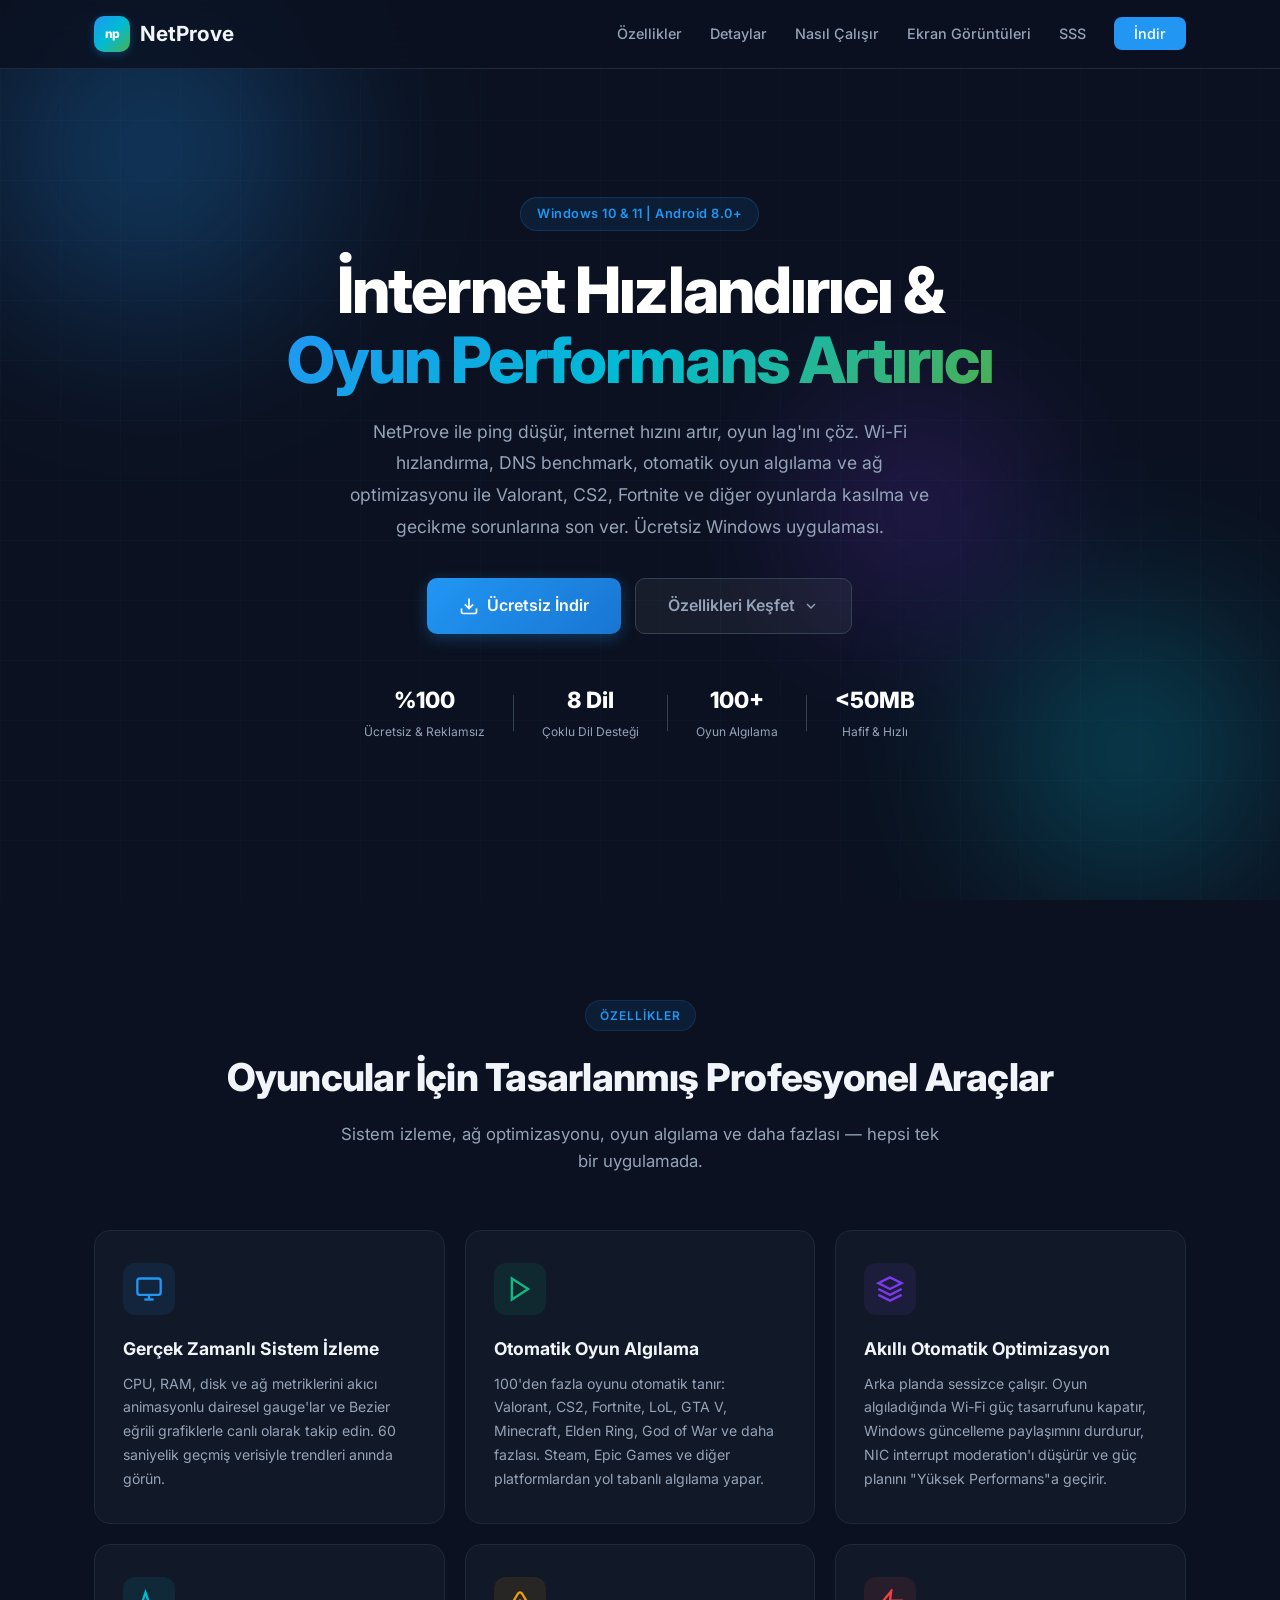
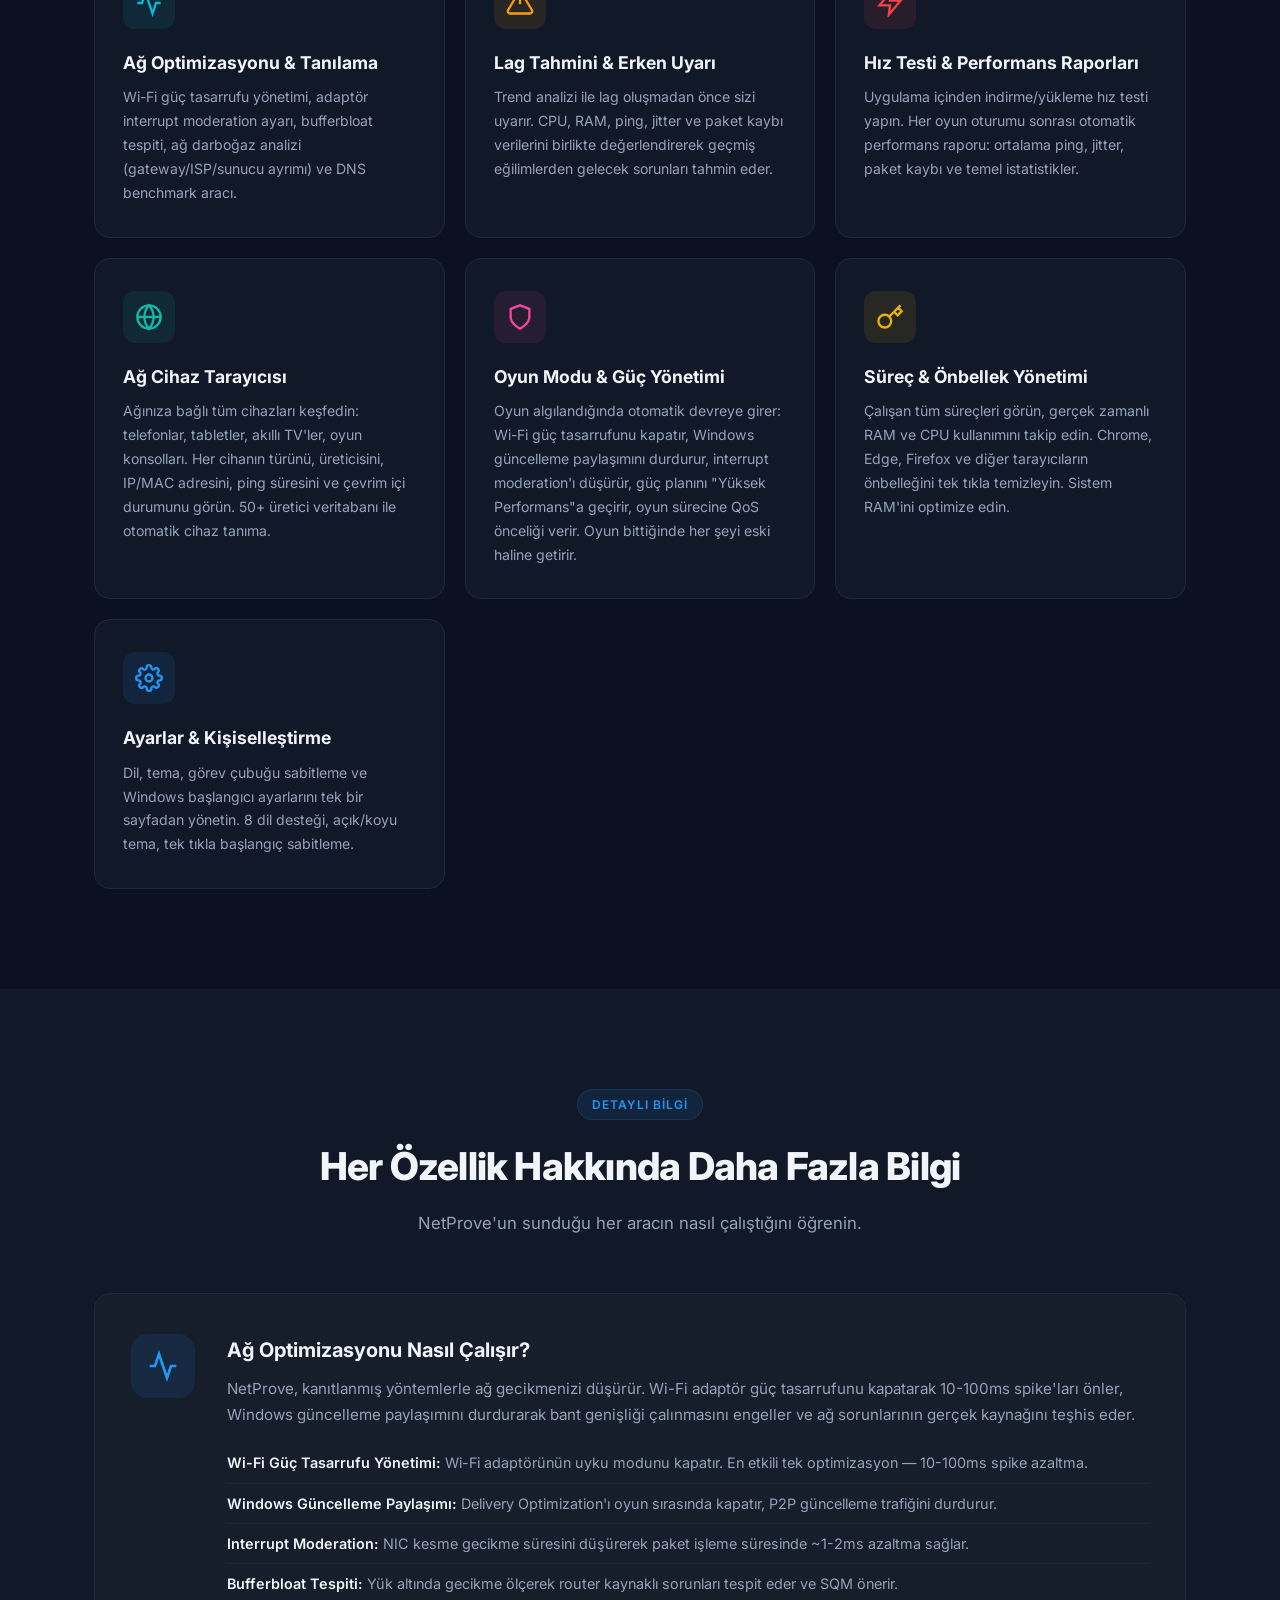
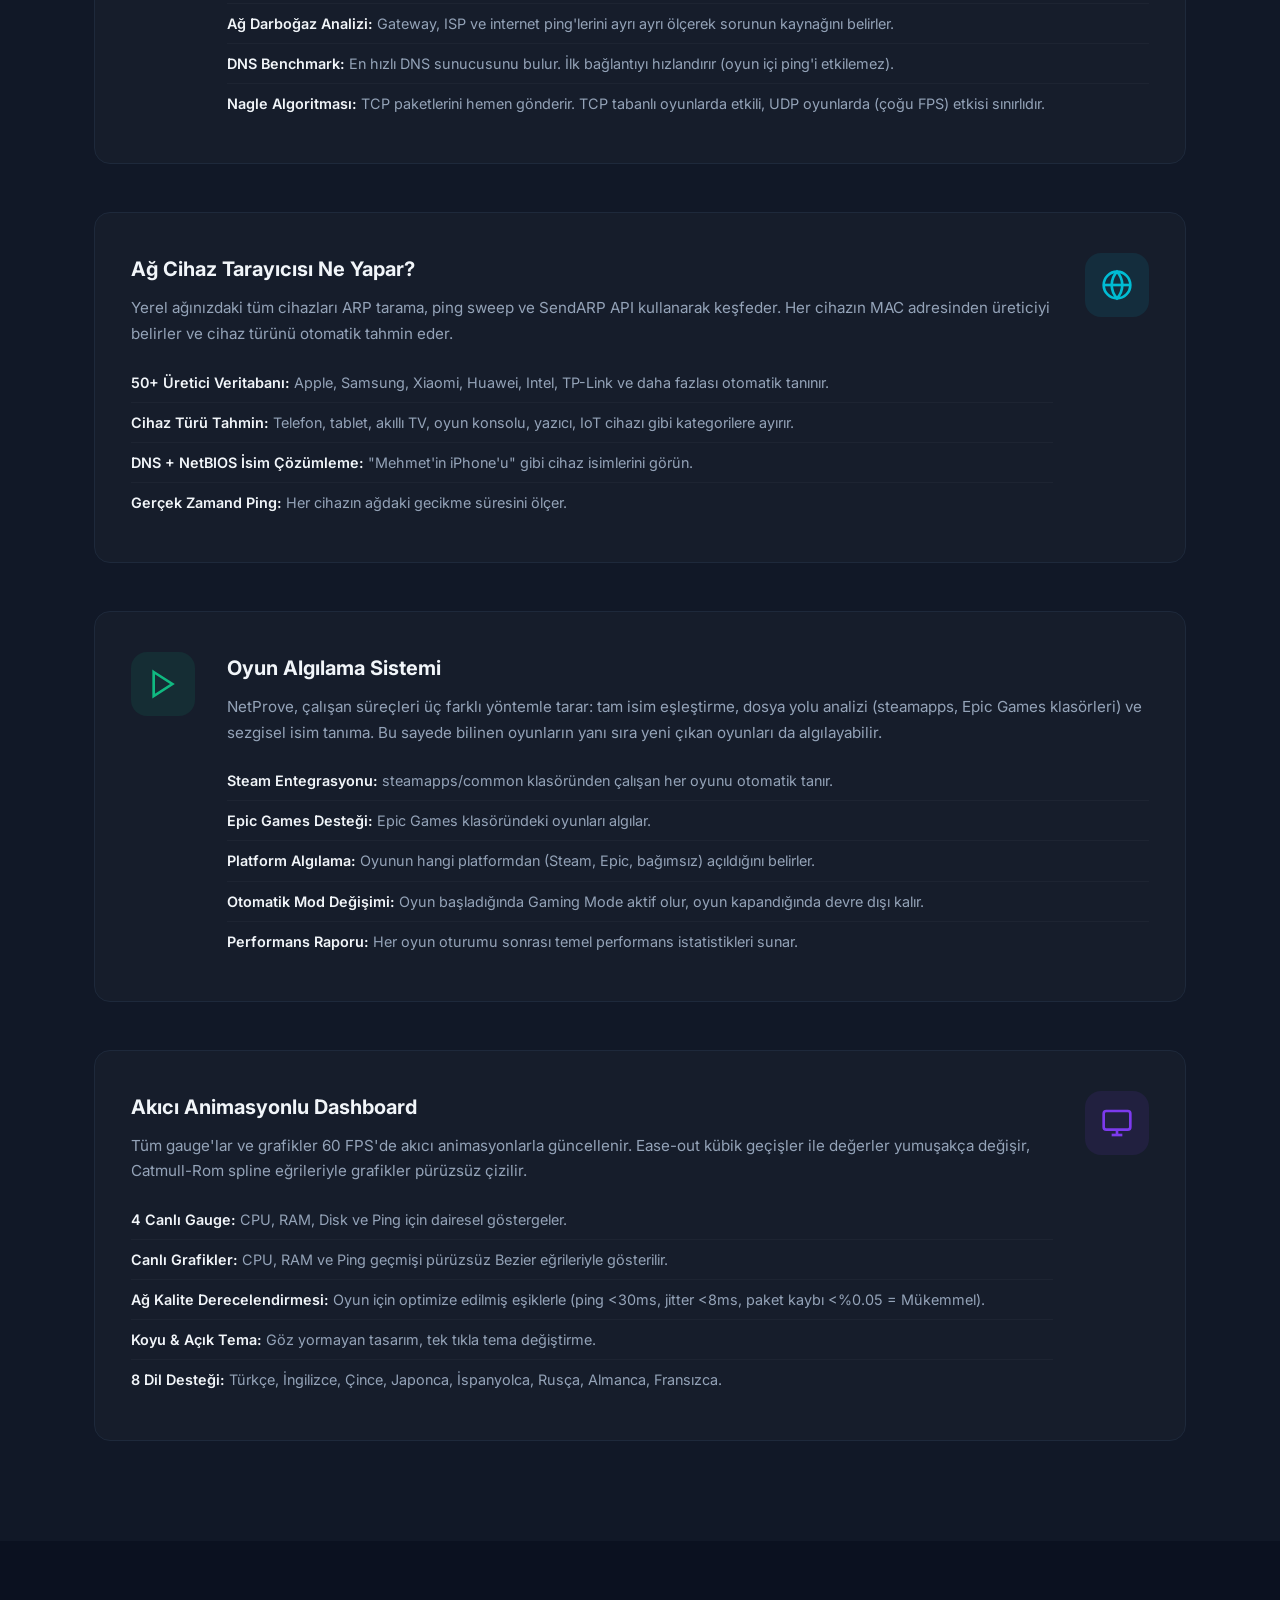
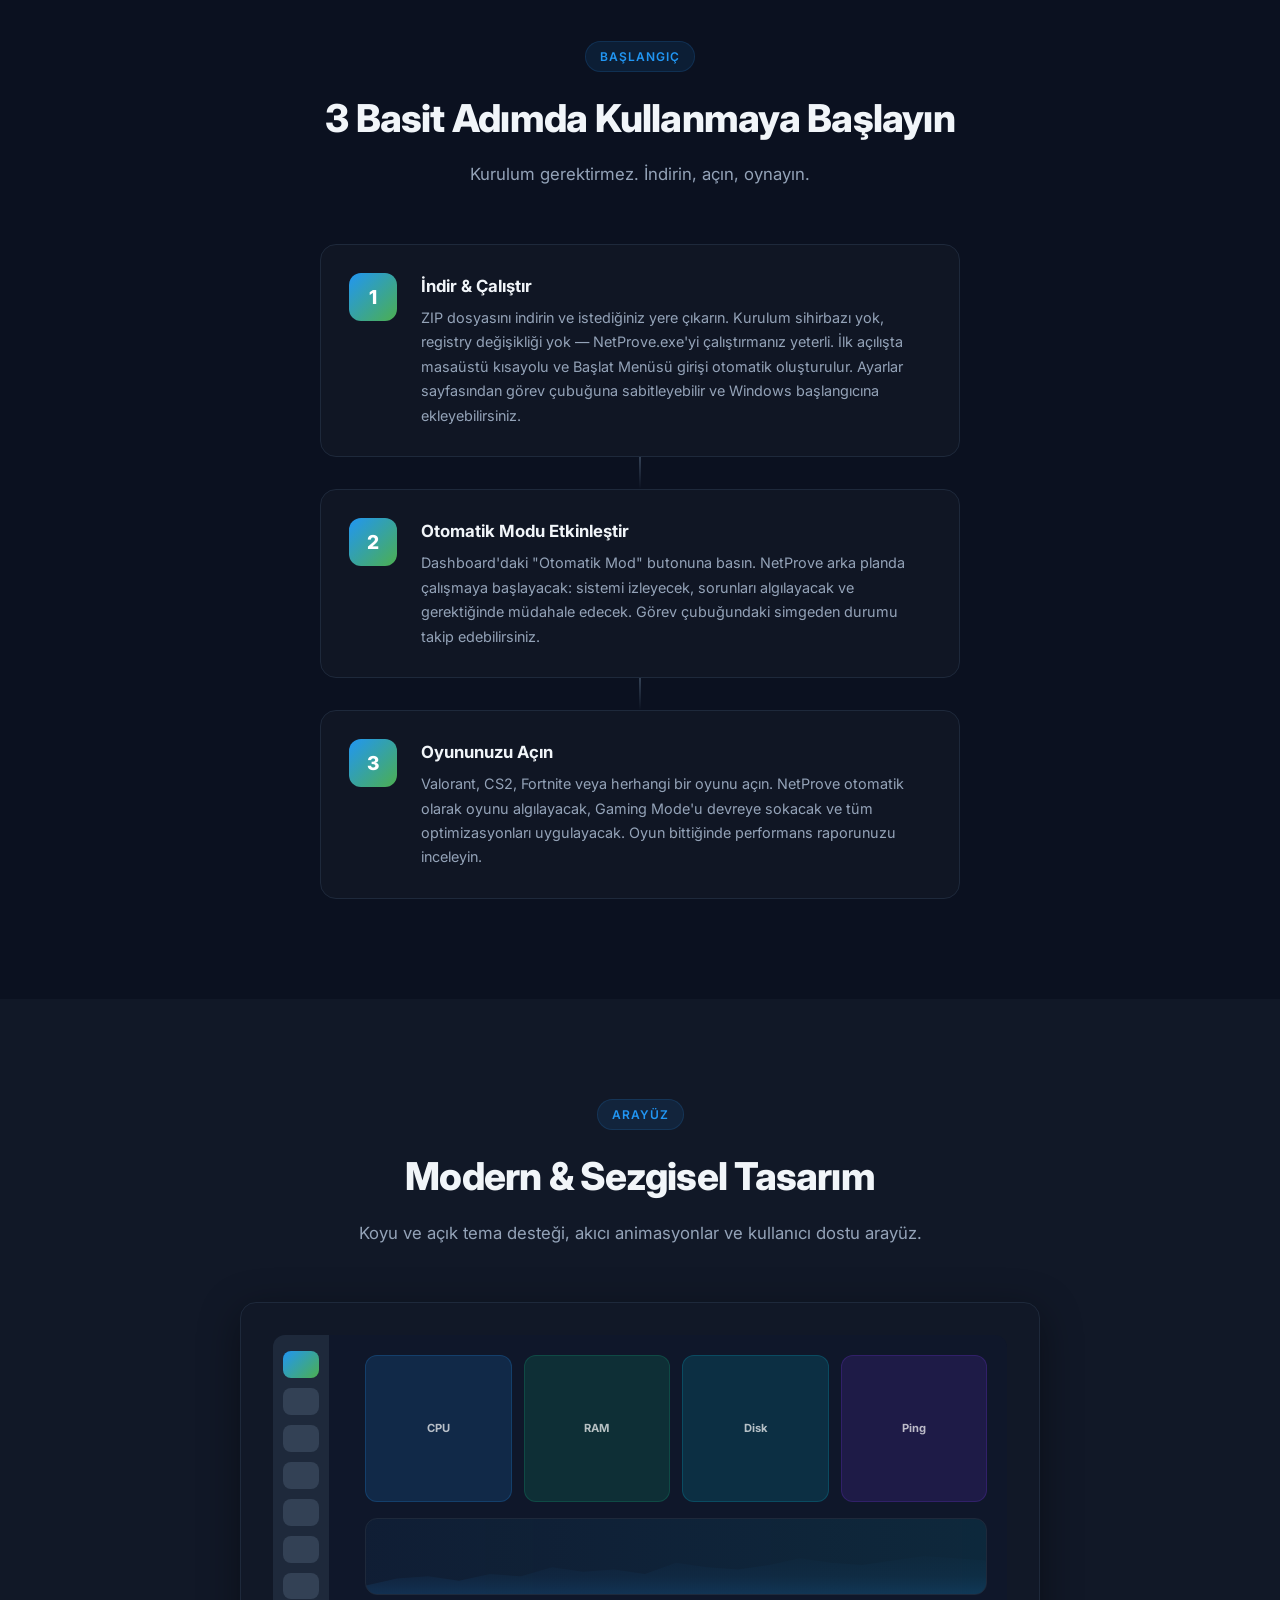
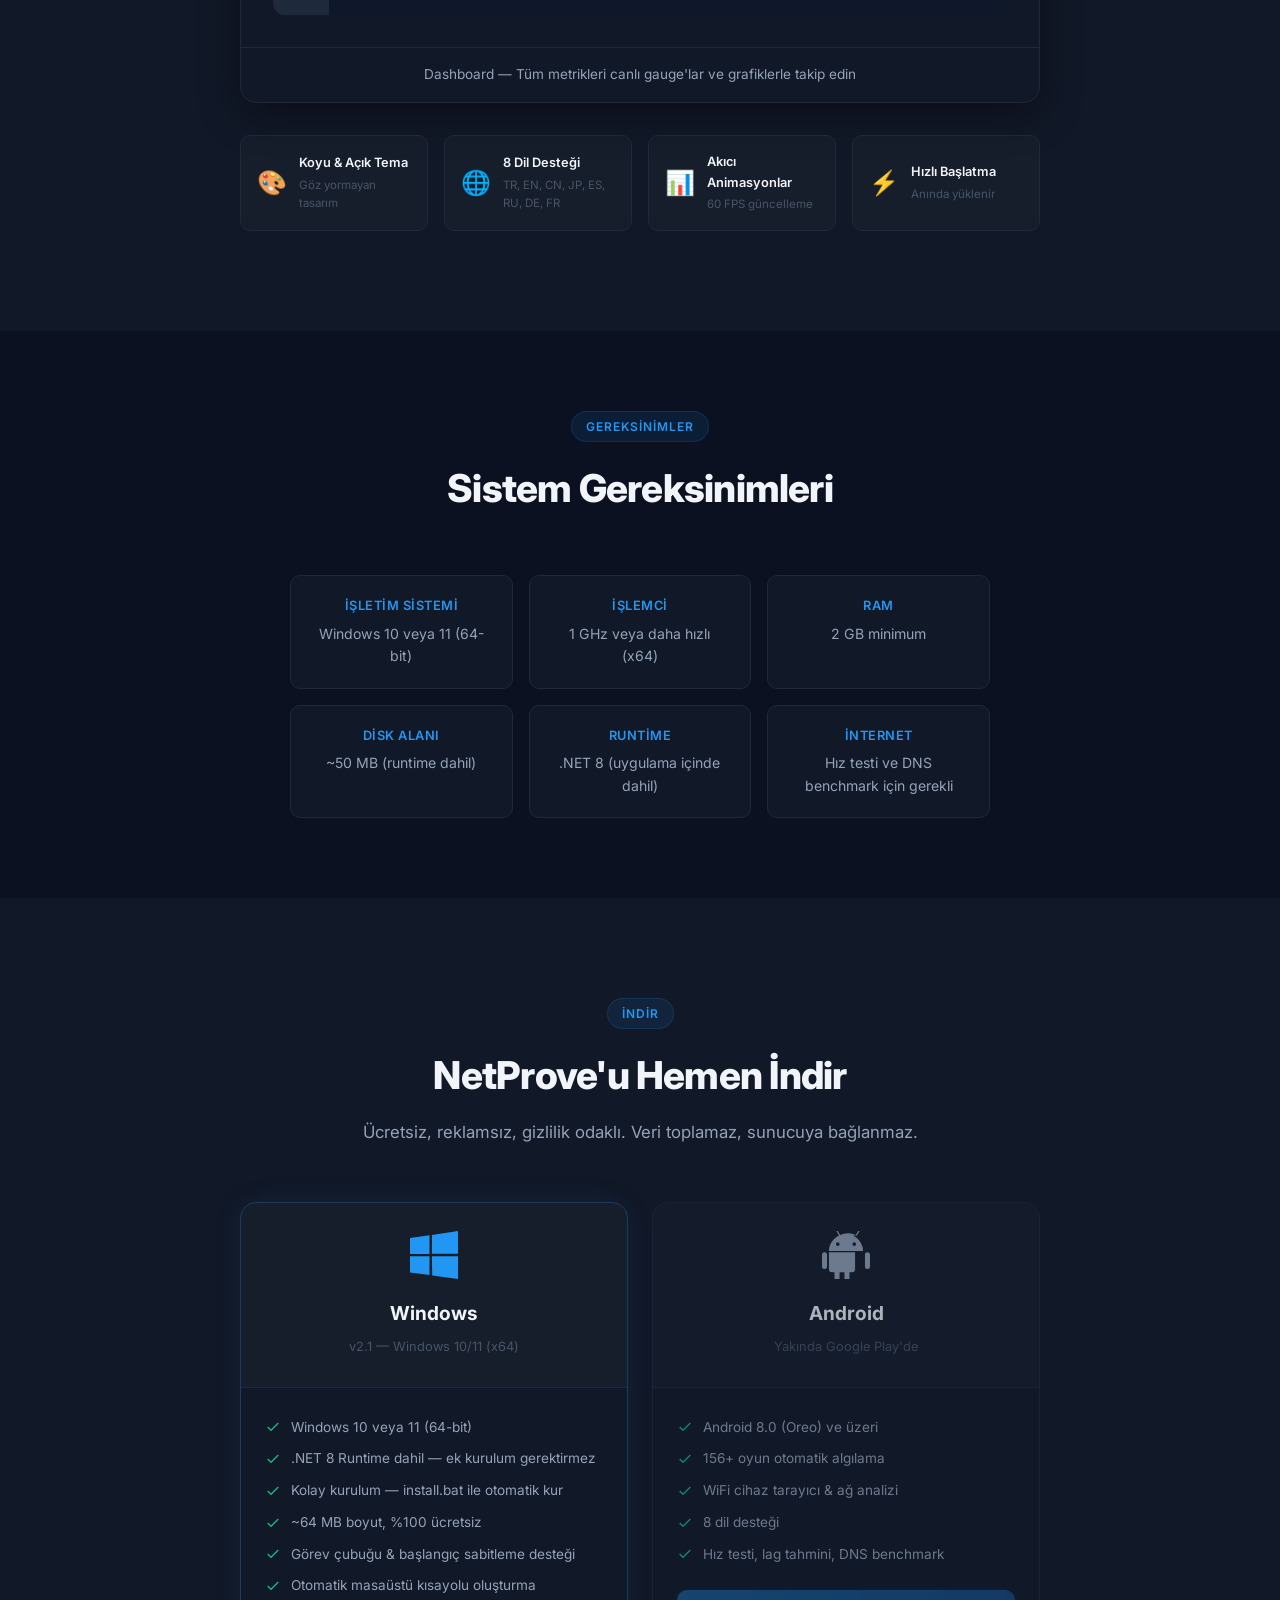
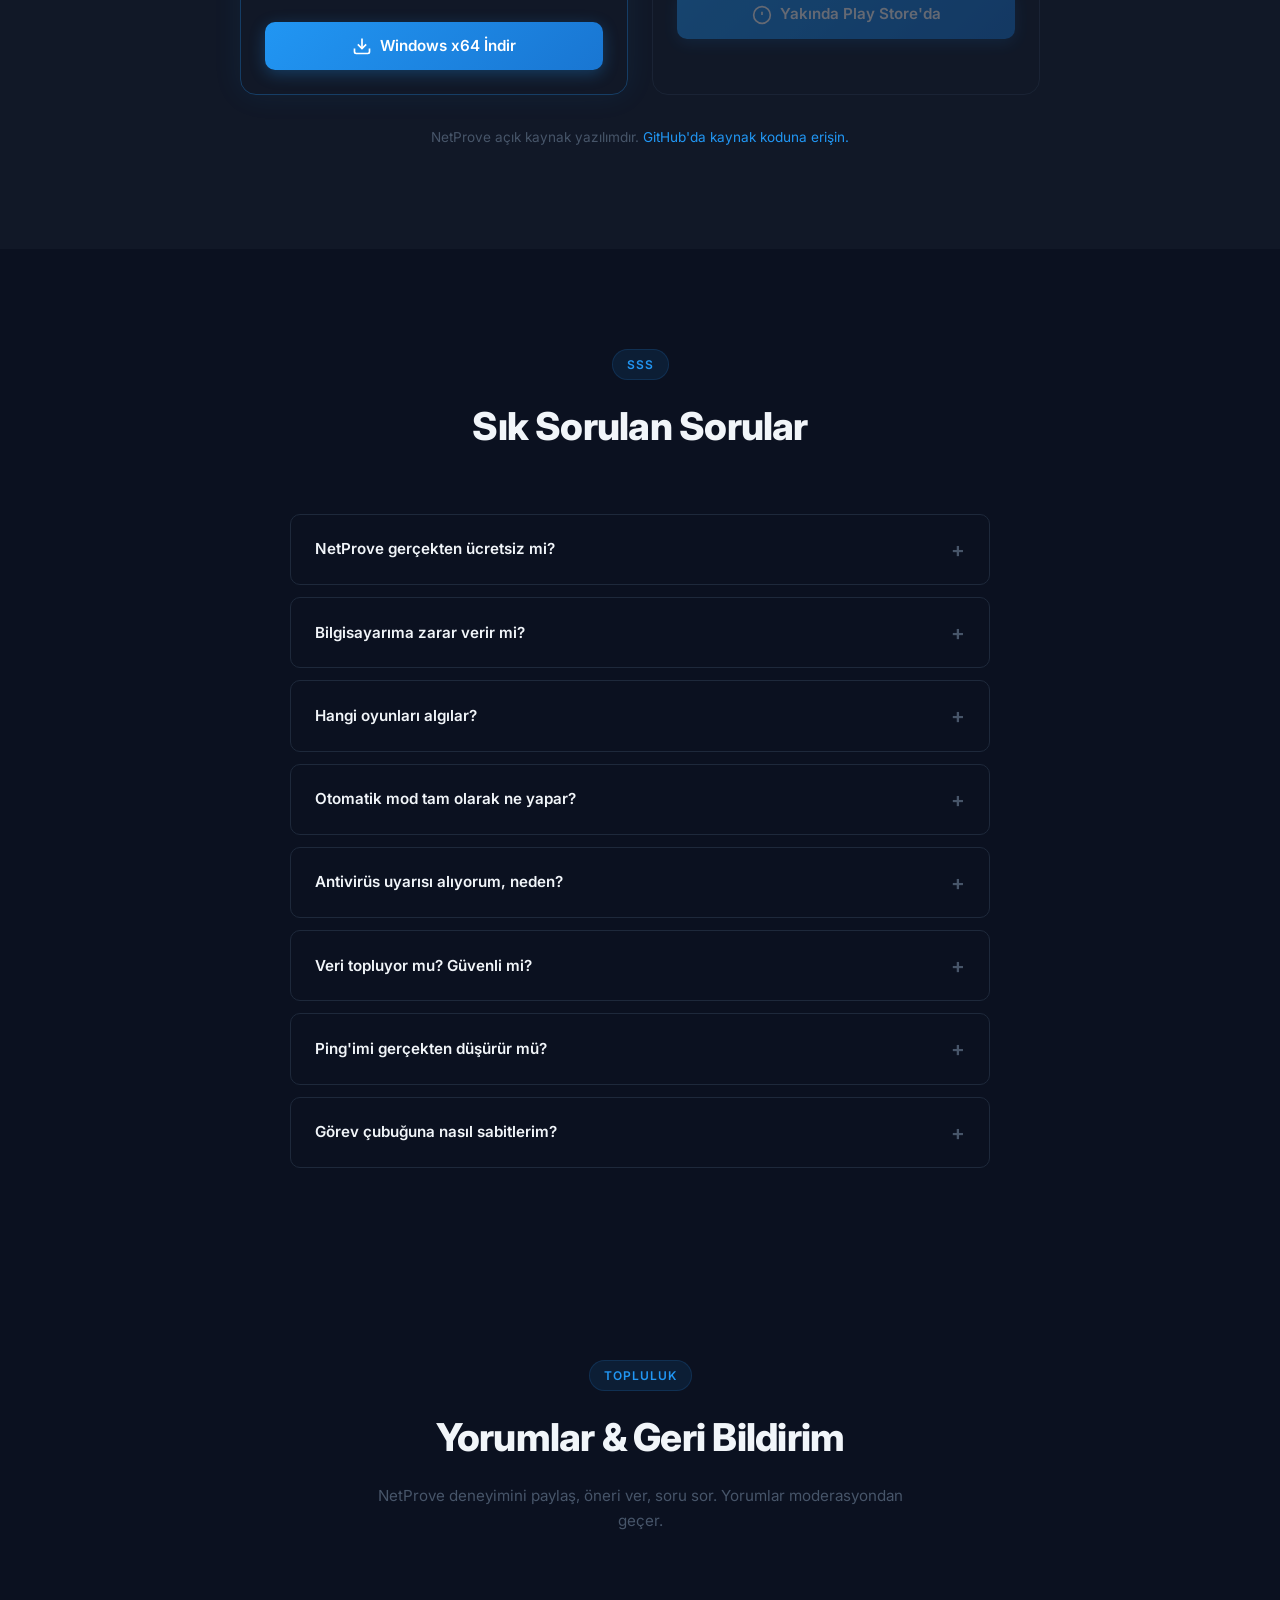
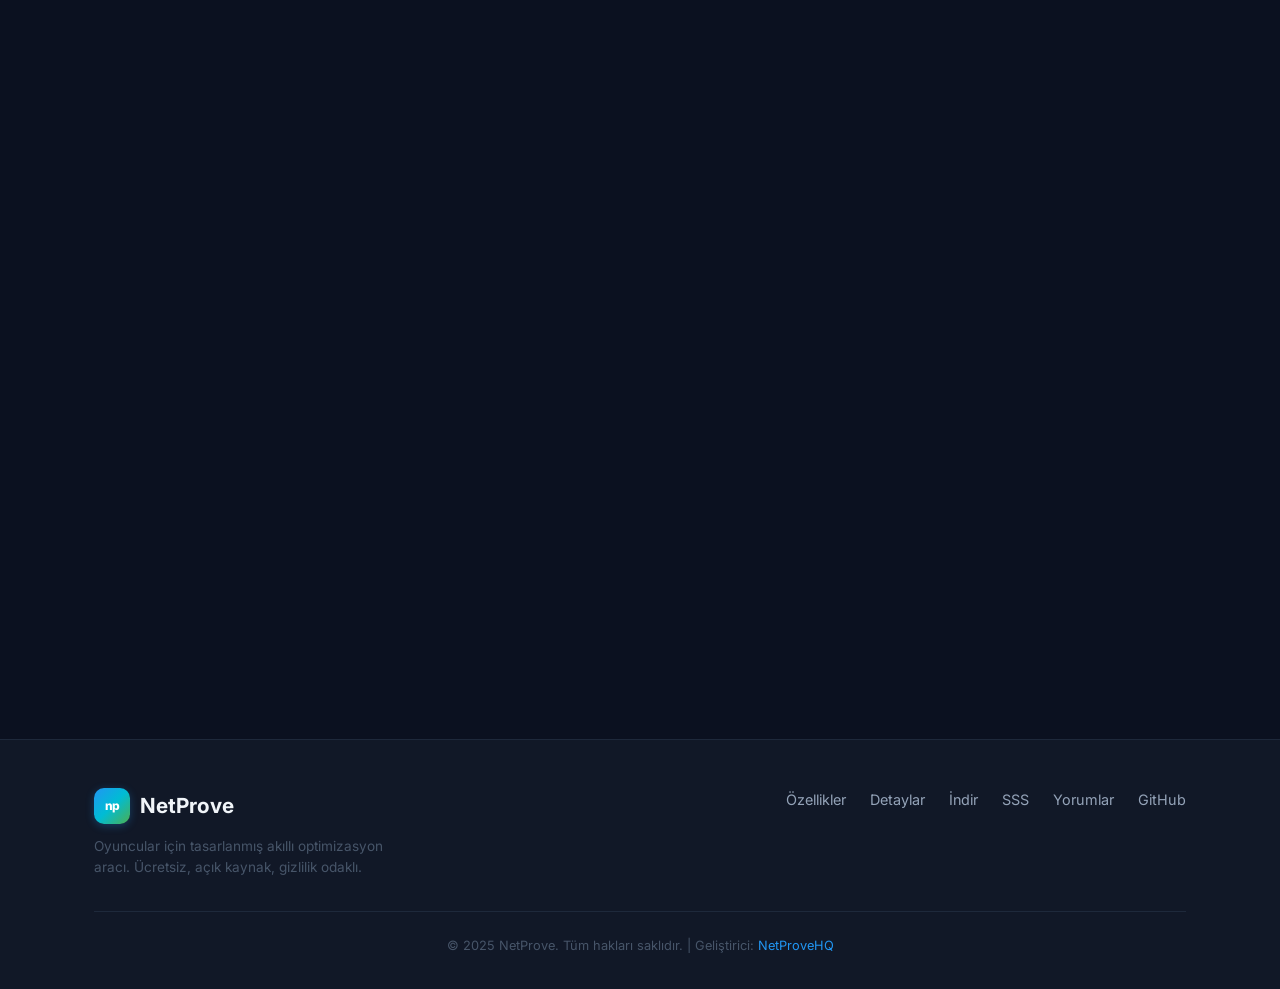
<file: docs/index.html>
<!DOCTYPE html>
<html lang="tr">
<head>
  <meta charset="UTF-8">
  <meta name="viewport" content="width=device-width, initial-scale=1.0">
  <title>NetProve - &#304;nternet H&#305;zland&#305;r&#305;c&#305; &amp; Oyun Performans Art&#305;r&#305;c&#305; | Ping D&#252;&#351;&#252;rme Program&#305;</title>
  <meta name="description" content="&#220;cretsiz internet h&#305;zland&#305;r&#305;c&#305; ve oyun performans art&#305;r&#305;c&#305; program&#305;. Ping d&#252;&#351;&#252;r, lag &#231;&#246;z, FPS art&#305;r. Valorant, CS2, Fortnite, LoL i&#231;in otomatik optimizasyon. Wi-Fi h&#305;zland&#305;rma, DNS benchmark, a&#287; tarama. Windows 10/11 ve Android.">
  <meta name="keywords" content="internet h&#305;zland&#305;r&#305;c&#305;, oyun performans art&#305;r&#305;c&#305;, ping d&#252;&#351;&#252;rme program&#305;, internet h&#305;zland&#305;rma program&#305;, oyun h&#305;zland&#305;r&#305;c&#305;, ping d&#252;&#351;&#252;rme, lag &#231;&#246;z&#252;m&#252;, FPS art&#305;rma, paket kayb&#305; &#231;&#246;z&#252;m, wifi h&#305;zland&#305;rma, internet ya&#287;la&#351;ma, oyun kas&#305;yor &#231;&#246;z&#252;m, ping y&#252;ksek &#231;&#246;z&#252;m, Valorant ping d&#252;&#351;&#252;rme, CS2 ping d&#252;&#351;&#252;rme, LoL kas&#305;yor, Fortnite lag, internet h&#305;z&#305; art&#305;rma, a&#287; optimizasyonu, DNS de&#287;i&#351;tirme, DNS benchmark, oyun optimizer, network optimizer, gaming booster, ping reducer, internet speed booster">
  <meta property="og:title" content="NetProve - &#304;nternet H&#305;zland&#305;r&#305;c&#305; &amp; Oyun Performans Art&#305;r&#305;c&#305;">
  <meta property="og:description" content="&#220;cretsiz internet h&#305;zland&#305;r&#305;c&#305; ve ping d&#252;&#351;&#252;rme program&#305;. Valorant, CS2, Fortnite i&#231;in otomatik oyun optimizasyonu. Wi-Fi h&#305;zland&#305;rma, DNS benchmark, a&#287; tarama.">
  <meta property="og:type" content="website">
  <meta property="og:url" content="https://netprove.netlify.app/">
  <meta property="og:site_name" content="NetProve">
  <meta name="twitter:card" content="summary_large_image">
  <meta name="twitter:title" content="NetProve - &#304;nternet H&#305;zland&#305;r&#305;c&#305; &amp; Oyun Performans Art&#305;r&#305;c&#305;">
  <meta name="twitter:description" content="&#220;cretsiz ping d&#252;&#351;&#252;rme ve internet h&#305;zland&#305;rma program&#305;. Oyun optimizasyonu, Wi-Fi h&#305;zland&#305;rma, DNS benchmark.">
  <meta name="robots" content="index, follow">
  <meta name="author" content="NetProveHQ">
  <link rel="canonical" href="https://netprove.netlify.app/">
  <meta name="theme-color" content="#2196F3">

  <script type="application/ld+json">
  {
    "@context": "https://schema.org",
    "@type": "SoftwareApplication",
    "name": "NetProve - Internet H&#305;zland&#305;r&#305;c&#305; ve Oyun Optimizer",
    "alternateName": ["NetProve", "Net Prove", "NetProve Ping D&#252;&#351;&#252;r&#252;c&#252;"],
    "operatingSystem": "Windows 10, Windows 11, Android 8.0+",
    "applicationCategory": "UtilitiesApplication",
    "applicationSubCategory": "Internet H&#305;zland&#305;r&#305;c&#305;, Oyun Performans Art&#305;r&#305;c&#305;, Ping D&#252;&#351;&#252;rme Program&#305;",
    "offers": { "@type": "Offer", "price": "0", "priceCurrency": "TRY" },
    "description": "&#220;cretsiz internet h&#305;zland&#305;r&#305;c&#305; ve oyun performans art&#305;r&#305;c&#305; program&#305;. Ping d&#252;&#351;&#252;rme, Wi-Fi h&#305;zland&#305;rma, paket kayb&#305; &#231;&#246;z&#252;m&#252;, DNS benchmark, a&#287; tarama. Valorant, CS2, Fortnite, LoL i&#231;in otomatik optimizasyon.",
    "url": "https://netprove.netlify.app/",
    "downloadUrl": "https://github.com/NetProveHQ/NetProve/releases",
    "softwareVersion": "2.1",
    "inLanguage": ["tr", "en", "de", "fr", "es", "ru", "ja", "zh"],
    "aggregateRating": {
      "@type": "AggregateRating",
      "ratingValue": "4.5",
      "ratingCount": "12"
    }
  }
  </script>

  <link rel="preconnect" href="https://fonts.googleapis.com">
  <link rel="preconnect" href="https://fonts.gstatic.com" crossorigin>
  <link href="https://fonts.googleapis.com/css2?family=Inter:wght@400;500;600;700;800;900&display=swap" rel="stylesheet">
  <link rel="stylesheet" href="style.css">
</head>
<body>

  <!-- Navbar -->
  <nav class="navbar" id="navbar">
    <div class="nav-container">
      <a href="#" class="nav-logo">
        <div class="logo-badge">np</div>
        NetProve
      </a>
      <button class="hamburger" id="hamburger" aria-label="Men&#252;y&#252; a&#231;">
        <span></span><span></span><span></span>
      </button>
      <ul class="nav-links" id="nav-links">
        <li><a href="#features">&#214;zellikler</a></li>
        <li><a href="#details">Detaylar</a></li>
        <li><a href="#how-it-works">Nas&#305;l &#199;al&#305;&#351;&#305;r</a></li>
        <li><a href="#screenshots">Ekran G&#246;r&#252;nt&#252;leri</a></li>
        <li><a href="#faq">SSS</a></li>
        <li><a href="#download" class="nav-cta">&#304;ndir</a></li>
      </ul>
    </div>
  </nav>

  <!-- Hero -->
  <section class="hero" id="hero">
    <div class="hero-bg">
      <div class="hero-orb hero-orb-1"></div>
      <div class="hero-orb hero-orb-2"></div>
      <div class="hero-orb hero-orb-3"></div>
      <div class="hero-grid"></div>
    </div>
    <div class="hero-content">
      <div class="hero-badge fade-in">Windows 10 &amp; 11 | Android 8.0+</div>
      <h1 class="hero-title fade-in">
        &#304;nternet H&#305;zland&#305;r&#305;c&#305; &amp;<br>
        <span class="gradient-text">Oyun Performans Art&#305;r&#305;c&#305;</span>
      </h1>
      <p class="hero-tagline fade-in">
        NetProve ile ping d&#252;&#351;&#252;r, internet h&#305;z&#305;n&#305; art&#305;r, oyun lag'&#305;n&#305; &#231;&#246;z. Wi-Fi h&#305;zland&#305;rma, DNS benchmark,
        otomatik oyun alg&#305;lama ve a&#287; optimizasyonu ile Valorant, CS2, Fortnite ve di&#287;er oyunlarda
        kas&#305;lma ve gecikme sorunlar&#305;na son ver. &#220;cretsiz Windows uygulamas&#305;.
      </p>
      <div class="hero-actions fade-in">
        <a href="#download" class="btn btn-primary btn-lg">
          <svg width="20" height="20" viewBox="0 0 24 24" fill="none" stroke="currentColor" stroke-width="2"><path d="M21 15v4a2 2 0 0 1-2 2H5a2 2 0 0 1-2-2v-4"/><polyline points="7 10 12 15 17 10"/><line x1="12" y1="15" x2="12" y2="3"/></svg>
          &#220;cretsiz &#304;ndir
        </a>
        <a href="#features" class="btn btn-ghost btn-lg">
          &#214;zellikleri Ke&#351;fet
          <svg width="16" height="16" viewBox="0 0 24 24" fill="none" stroke="currentColor" stroke-width="2"><polyline points="6 9 12 15 18 9"/></svg>
        </a>
      </div>
      <div class="hero-stats fade-in">
        <div class="stat">
          <span class="stat-value">%100</span>
          <span class="stat-label">&#220;cretsiz &amp; Reklams&#305;z</span>
        </div>
        <div class="stat-divider"></div>
        <div class="stat">
          <span class="stat-value">8 Dil</span>
          <span class="stat-label">&#199;oklu Dil Deste&#287;i</span>
        </div>
        <div class="stat-divider"></div>
        <div class="stat">
          <span class="stat-value">100+</span>
          <span class="stat-label">Oyun Alg&#305;lama</span>
        </div>
        <div class="stat-divider"></div>
        <div class="stat">
          <span class="stat-value">&lt;50MB</span>
          <span class="stat-label">Hafif &amp; H&#305;zl&#305;</span>
        </div>
      </div>
    </div>
  </section>

  <!-- Features Grid -->
  <section class="features" id="features">
    <div class="container">
      <div class="section-header fade-in">
        <span class="section-badge">&#214;zellikler</span>
        <h2 class="section-title">Oyuncular &#304;&#231;in Tasarlanm&#305;&#351; Profesyonel Ara&#231;lar</h2>
        <p class="section-subtitle">Sistem izleme, a&#287; optimizasyonu, oyun alg&#305;lama ve daha fazlas&#305; &#8212; hepsi tek bir uygulamada.</p>
      </div>

      <div class="features-grid">
        <div class="feature-card fade-in">
          <div class="feature-icon-wrapper blue">
            <svg width="28" height="28" viewBox="0 0 24 24" fill="none" stroke="currentColor" stroke-width="2"><rect x="2" y="3" width="20" height="14" rx="2"/><line x1="8" y1="21" x2="16" y2="21"/><line x1="12" y1="17" x2="12" y2="21"/></svg>
          </div>
          <h3>Ger&#231;ek Zamanl&#305; Sistem &#304;zleme</h3>
          <p>CPU, RAM, disk ve a&#287; metriklerini ak&#305;c&#305; animasyonlu dairesel gauge'lar ve Bezier e&#287;rili grafiklerle canl&#305; olarak takip edin. 60 saniyelik ge&#231;mi&#351; verisiyle trendleri an&#305;nda g&#246;r&#252;n.</p>
        </div>

        <div class="feature-card fade-in">
          <div class="feature-icon-wrapper green">
            <svg width="28" height="28" viewBox="0 0 24 24" fill="none" stroke="currentColor" stroke-width="2"><polygon points="5 3 19 12 5 21 5 3"/></svg>
          </div>
          <h3>Otomatik Oyun Alg&#305;lama</h3>
          <p>100'den fazla oyunu otomatik tan&#305;r: Valorant, CS2, Fortnite, LoL, GTA V, Minecraft, Elden Ring, God of War ve daha fazlas&#305;. Steam, Epic Games ve di&#287;er platformlardan yol tabanl&#305; alg&#305;lama yapar.</p>
        </div>

        <div class="feature-card fade-in">
          <div class="feature-icon-wrapper purple">
            <svg width="28" height="28" viewBox="0 0 24 24" fill="none" stroke="currentColor" stroke-width="2"><path d="M12 2L2 7l10 5 10-5-10-5z"/><path d="M2 17l10 5 10-5"/><path d="M2 12l10 5 10-5"/></svg>
          </div>
          <h3>Ak&#305;ll&#305; Otomatik Optimizasyon</h3>
          <p>Arka planda sessizce &#231;al&#305;&#351;&#305;r. Oyun alg&#305;lad&#305;&#287;&#305;nda Wi-Fi g&#252;&#231; tasarrufunu kapat&#305;r, Windows g&#252;ncelleme payla&#351;&#305;m&#305;n&#305; durdurur, NIC interrupt moderation'&#305; d&#252;&#351;&#252;r&#252;r ve g&#252;&#231; plan&#305;n&#305; "Y&#252;ksek Performans"a ge&#231;irir.</p>
        </div>

        <div class="feature-card fade-in">
          <div class="feature-icon-wrapper cyan">
            <svg width="28" height="28" viewBox="0 0 24 24" fill="none" stroke="currentColor" stroke-width="2"><path d="M22 12h-4l-3 9L9 3l-3 9H2"/></svg>
          </div>
          <h3>A&#287; Optimizasyonu &amp; Tan&#305;lama</h3>
          <p>Wi-Fi g&#252;&#231; tasarrufu y&#246;netimi, adapt&#246;r interrupt moderation ayar&#305;, bufferbloat tespiti, a&#287; darbo&#287;az analizi (gateway/ISP/sunucu ayr&#305;m&#305;) ve DNS benchmark arac&#305;.</p>
        </div>

        <div class="feature-card fade-in">
          <div class="feature-icon-wrapper orange">
            <svg width="28" height="28" viewBox="0 0 24 24" fill="none" stroke="currentColor" stroke-width="2"><path d="M10.29 3.86L1.82 18a2 2 0 0 0 1.71 3h16.94a2 2 0 0 0 1.71-3L13.71 3.86a2 2 0 0 0-3.42 0z"/><line x1="12" y1="9" x2="12" y2="13"/><line x1="12" y1="17" x2="12.01" y2="17"/></svg>
          </div>
          <h3>Lag Tahmini &amp; Erken Uyar&#305;</h3>
          <p>Trend analizi ile lag olu&#351;madan &#246;nce sizi uyar&#305;r. CPU, RAM, ping, jitter ve paket kayb&#305; verilerini birlikte de&#287;erlendirerek ge&#231;mi&#351; e&#287;ilimlerden gelecek sorunlar&#305; tahmin eder.</p>
        </div>

        <div class="feature-card fade-in">
          <div class="feature-icon-wrapper red">
            <svg width="28" height="28" viewBox="0 0 24 24" fill="none" stroke="currentColor" stroke-width="2"><path d="M13 2L3 14h9l-1 8 10-12h-9l1-8z"/></svg>
          </div>
          <h3>H&#305;z Testi &amp; Performans Raporlar&#305;</h3>
          <p>Uygulama i&#231;inden indirme/y&#252;kleme h&#305;z testi yap&#305;n. Her oyun oturumu sonras&#305; otomatik performans raporu: ortalama ping, jitter, paket kayb&#305; ve temel istatistikler.</p>
        </div>

        <div class="feature-card fade-in">
          <div class="feature-icon-wrapper teal">
            <svg width="28" height="28" viewBox="0 0 24 24" fill="none" stroke="currentColor" stroke-width="2"><circle cx="12" cy="12" r="10"/><line x1="2" y1="12" x2="22" y2="12"/><path d="M12 2a15.3 15.3 0 0 1 4 10 15.3 15.3 0 0 1-4 10 15.3 15.3 0 0 1-4-10 15.3 15.3 0 0 1 4-10z"/></svg>
          </div>
          <h3>A&#287; Cihaz Taray&#305;c&#305;s&#305;</h3>
          <p>A&#287;&#305;n&#305;za ba&#287;l&#305; t&#252;m cihazlar&#305; ke&#351;fedin: telefonlar, tabletler, ak&#305;ll&#305; TV'ler, oyun konsollar&#305;. Her cihan&#305;n t&#252;r&#252;n&#252;, &#252;reticisini, IP/MAC adresini, ping s&#252;resini ve &#231;evrim i&#231;i durumunu g&#246;r&#252;n. 50+ &#252;retici veritaban&#305; ile otomatik cihaz tan&#305;ma.</p>
        </div>

        <div class="feature-card fade-in">
          <div class="feature-icon-wrapper pink">
            <svg width="28" height="28" viewBox="0 0 24 24" fill="none" stroke="currentColor" stroke-width="2"><path d="M12 22s8-4 8-10V5l-8-3-8 3v7c0 6 8 10 8 10z"/></svg>
          </div>
          <h3>Oyun Modu &amp; G&#252;&#231; Y&#246;netimi</h3>
          <p>Oyun alg&#305;land&#305;&#287;&#305;nda otomatik devreye girer: Wi-Fi g&#252;&#231; tasarrufunu kapat&#305;r, Windows g&#252;ncelleme payla&#351;&#305;m&#305;n&#305; durdurur, interrupt moderation'&#305; d&#252;&#351;&#252;r&#252;r, g&#252;&#231; plan&#305;n&#305; "Y&#252;ksek Performans"a ge&#231;irir, oyun s&#252;recine QoS &#246;nceli&#287;i verir. Oyun bitti&#287;inde her &#351;eyi eski haline getirir.</p>
        </div>

        <div class="feature-card fade-in">
          <div class="feature-icon-wrapper yellow">
            <svg width="28" height="28" viewBox="0 0 24 24" fill="none" stroke="currentColor" stroke-width="2"><path d="M21 2l-2 2m-7.61 7.61a5.5 5.5 0 1 1-7.778 7.778 5.5 5.5 0 0 1 7.777-7.777zm0 0L15.5 7.5m0 0l3 3L22 7l-3-3m-3.5 3.5L19 4"/></svg>
          </div>
          <h3>S&#252;re&#231; &amp; &#214;nbellek Y&#246;netimi</h3>
          <p>&#199;al&#305;&#351;an t&#252;m s&#252;re&#231;leri g&#246;r&#252;n, ger&#231;ek zamanl&#305; RAM ve CPU kullan&#305;m&#305;n&#305; takip edin. Chrome, Edge, Firefox ve di&#287;er taray&#305;c&#305;lar&#305;n &#246;nbelle&#287;ini tek t&#305;kla temizleyin. Sistem RAM'ini optimize edin.</p>
        </div>

        <div class="feature-card fade-in">
          <div class="feature-icon-wrapper blue">
            <svg width="28" height="28" viewBox="0 0 24 24" fill="none" stroke="currentColor" stroke-width="2"><circle cx="12" cy="12" r="3"/><path d="M19.4 15a1.65 1.65 0 0 0 .33 1.82l.06.06a2 2 0 0 1-2.83 2.83l-.06-.06a1.65 1.65 0 0 0-1.82-.33 1.65 1.65 0 0 0-1 1.51V21a2 2 0 0 1-4 0v-.09A1.65 1.65 0 0 0 9 19.4a1.65 1.65 0 0 0-1.82.33l-.06.06a2 2 0 0 1-2.83-2.83l.06-.06A1.65 1.65 0 0 0 4.68 15a1.65 1.65 0 0 0-1.51-1H3a2 2 0 0 1 0-4h.09A1.65 1.65 0 0 0 4.6 9a1.65 1.65 0 0 0-.33-1.82l-.06-.06a2 2 0 0 1 2.83-2.83l.06.06A1.65 1.65 0 0 0 9 4.68a1.65 1.65 0 0 0 1-1.51V3a2 2 0 0 1 4 0v.09a1.65 1.65 0 0 0 1 1.51 1.65 1.65 0 0 0 1.82-.33l.06-.06a2 2 0 0 1 2.83 2.83l-.06.06A1.65 1.65 0 0 0 19.4 9a1.65 1.65 0 0 0 1.51 1H21a2 2 0 0 1 0 4h-.09a1.65 1.65 0 0 0-1.51 1z"/></svg>
          </div>
          <h3>Ayarlar &amp; Ki&#351;iselle&#351;tirme</h3>
          <p>Dil, tema, g&#246;rev &#231;ubu&#287;u sabitleme ve Windows ba&#351;lang&#305;c&#305; ayarlar&#305;n&#305; tek bir sayfadan y&#246;netin. 8 dil deste&#287;i, a&#231;&#305;k/koyu tema, tek t&#305;kla ba&#351;lang&#305;&#231; sabitleme.</p>
        </div>
      </div>
    </div>
  </section>

  <!-- Detailed Feature Sections -->
  <section class="details" id="details">
    <div class="container">
      <div class="section-header fade-in">
        <span class="section-badge">Detayl&#305; Bilgi</span>
        <h2 class="section-title">Her &#214;zellik Hakk&#305;nda Daha Fazla Bilgi</h2>
        <p class="section-subtitle">NetProve'un sundu&#287;u her arac&#305;n nas&#305;l &#231;al&#305;&#351;t&#305;&#287;&#305;n&#305; &#246;&#287;renin.</p>
      </div>

      <!-- Detail: Network Optimization -->
      <div class="detail-block fade-in">
        <div class="detail-content">
          <div class="detail-icon blue">
            <svg width="32" height="32" viewBox="0 0 24 24" fill="none" stroke="currentColor" stroke-width="2"><path d="M22 12h-4l-3 9L9 3l-3 9H2"/></svg>
          </div>
          <div>
            <h3>A&#287; Optimizasyonu Nas&#305;l &#199;al&#305;&#351;&#305;r?</h3>
            <p>NetProve, kan&#305;tlanm&#305;&#351; y&#246;ntemlerle a&#287; gecikmenizi d&#252;&#351;&#252;r&#252;r. Wi-Fi adapt&#246;r g&#252;&#231; tasarrufunu kapatarak 10-100ms spike'lar&#305; &#246;nler, Windows g&#252;ncelleme payla&#351;&#305;m&#305;n&#305; durdurarak bant geni&#351;li&#287;i &#231;al&#305;nmas&#305;n&#305; engeller ve a&#287; sorunlar&#305;n&#305;n ger&#231;ek kayna&#287;&#305;n&#305; te&#351;his eder.</p>
            <ul class="detail-list">
              <li><strong>Wi-Fi G&#252;&#231; Tasarrufu Y&#246;netimi:</strong> Wi-Fi adapt&#246;r&#252;n&#252;n uyku modunu kapat&#305;r. En etkili tek optimizasyon &#8212; 10-100ms spike azaltma.</li>
              <li><strong>Windows G&#252;ncelleme Payla&#351;&#305;m&#305;:</strong> Delivery Optimization'&#305; oyun s&#305;ras&#305;nda kapat&#305;r, P2P g&#252;ncelleme trafi&#287;ini durdurur.</li>
              <li><strong>Interrupt Moderation:</strong> NIC kesme gecikme s&#252;resini d&#252;&#351;&#252;rerek paket i&#351;leme s&#252;resinde ~1-2ms azaltma sa&#287;lar.</li>
              <li><strong>Bufferbloat Tespiti:</strong> Y&#252;k alt&#305;nda gecikme &#246;l&#231;erek router kaynakl&#305; sorunlar&#305; tespit eder ve SQM &#246;nerir.</li>
              <li><strong>A&#287; Darbo&#287;az Analizi:</strong> Gateway, ISP ve internet ping'lerini ayr&#305; ayr&#305; &#246;l&#231;erek sorunun kayna&#287;&#305;n&#305; belirler.</li>
              <li><strong>DNS Benchmark:</strong> En h&#305;zl&#305; DNS sunucusunu bulur. &#304;lk ba&#287;lant&#305;y&#305; h&#305;zland&#305;r&#305;r (oyun i&#231;i ping'i etkilemez).</li>
              <li><strong>Nagle Algoritmas&#305;:</strong> TCP paketlerini hemen g&#246;nderir. TCP tabanl&#305; oyunlarda etkili, UDP oyunlarda (&#231;o&#287;u FPS) etkisi s&#305;n&#305;rl&#305;d&#305;r.</li>
            </ul>
          </div>
        </div>
      </div>

      <!-- Detail: Device Scanner -->
      <div class="detail-block fade-in">
        <div class="detail-content reverse">
          <div class="detail-icon cyan">
            <svg width="32" height="32" viewBox="0 0 24 24" fill="none" stroke="currentColor" stroke-width="2"><circle cx="12" cy="12" r="10"/><line x1="2" y1="12" x2="22" y2="12"/><path d="M12 2a15.3 15.3 0 0 1 4 10 15.3 15.3 0 0 1-4 10 15.3 15.3 0 0 1-4-10 15.3 15.3 0 0 1 4-10z"/></svg>
          </div>
          <div>
            <h3>A&#287; Cihaz Taray&#305;c&#305;s&#305; Ne Yapar?</h3>
            <p>Yerel a&#287;&#305;n&#305;zdaki t&#252;m cihazlar&#305; ARP tarama, ping sweep ve SendARP API kullanarak ke&#351;feder. Her cihaz&#305;n MAC adresinden &#252;reticiyi belirler ve cihaz t&#252;r&#252;n&#252; otomatik tahmin eder.</p>
            <ul class="detail-list">
              <li><strong>50+ &#220;retici Veritaban&#305;:</strong> Apple, Samsung, Xiaomi, Huawei, Intel, TP-Link ve daha fazlas&#305; otomatik tan&#305;n&#305;r.</li>
              <li><strong>Cihaz T&#252;r&#252; Tahmin:</strong> Telefon, tablet, ak&#305;ll&#305; TV, oyun konsolu, yaz&#305;c&#305;, IoT cihaz&#305; gibi kategorilere ay&#305;r&#305;r.</li>

              <li><strong>DNS + NetBIOS &#304;sim &#199;&#246;z&#252;mleme:</strong> "Mehmet'in iPhone'u" gibi cihaz isimlerini g&#246;r&#252;n.</li>
              <li><strong>Ger&#231;ek Zamand Ping:</strong> Her cihaz&#305;n a&#287;daki gecikme s&#252;resini &#246;l&#231;er.</li>
            </ul>
          </div>
        </div>
      </div>

      <!-- Detail: Game Detection -->
      <div class="detail-block fade-in">
        <div class="detail-content">
          <div class="detail-icon green">
            <svg width="32" height="32" viewBox="0 0 24 24" fill="none" stroke="currentColor" stroke-width="2"><polygon points="5 3 19 12 5 21 5 3"/></svg>
          </div>
          <div>
            <h3>Oyun Alg&#305;lama Sistemi</h3>
            <p>NetProve, &#231;al&#305;&#351;an s&#252;re&#231;leri &#252;&#231; farkl&#305; y&#246;ntemle tarar: tam isim e&#351;le&#351;tirme, dosya yolu analizi (steamapps, Epic Games klas&#246;rleri) ve sezgisel isim tan&#305;ma. Bu sayede bilinen oyunlar&#305;n yan&#305; s&#305;ra yeni &#231;&#305;kan oyunlar&#305; da alg&#305;layabilir.</p>
            <ul class="detail-list">
              <li><strong>Steam Entegrasyonu:</strong> steamapps/common klas&#246;r&#252;nden &#231;al&#305;&#351;an her oyunu otomatik tan&#305;r.</li>
              <li><strong>Epic Games Deste&#287;i:</strong> Epic Games klas&#246;r&#252;ndeki oyunlar&#305; alg&#305;lar.</li>
              <li><strong>Platform Alg&#305;lama:</strong> Oyunun hangi platformdan (Steam, Epic, ba&#287;&#305;ms&#305;z) a&#231;&#305;ld&#305;&#287;&#305;n&#305; belirler.</li>
              <li><strong>Otomatik Mod De&#287;i&#351;imi:</strong> Oyun ba&#351;lad&#305;&#287;&#305;nda Gaming Mode aktif olur, oyun kapand&#305;&#287;&#305;nda devre d&#305;&#351;&#305; kal&#305;r.</li>
              <li><strong>Performans Raporu:</strong> Her oyun oturumu sonras&#305; temel performans istatistikleri sunar.</li>
            </ul>
          </div>
        </div>
      </div>

      <!-- Detail: Monitoring -->
      <div class="detail-block fade-in">
        <div class="detail-content reverse">
          <div class="detail-icon purple">
            <svg width="32" height="32" viewBox="0 0 24 24" fill="none" stroke="currentColor" stroke-width="2"><rect x="2" y="3" width="20" height="14" rx="2"/><line x1="8" y1="21" x2="16" y2="21"/><line x1="12" y1="17" x2="12" y2="21"/></svg>
          </div>
          <div>
            <h3>Ak&#305;c&#305; Animasyonlu Dashboard</h3>
            <p>T&#252;m gauge'lar ve grafikler 60 FPS'de ak&#305;c&#305; animasyonlarla g&#252;ncellenir. Ease-out k&#252;bik ge&#231;i&#351;ler ile de&#287;erler yumu&#351;ak&#231;a de&#287;i&#351;ir, Catmull-Rom spline e&#287;rileriyle grafikler p&#252;r&#252;zs&#252;z &#231;izilir.</p>
            <ul class="detail-list">
              <li><strong>4 Canl&#305; Gauge:</strong> CPU, RAM, Disk ve Ping i&#231;in dairesel g&#246;stergeler.</li>
              <li><strong>Canl&#305; Grafikler:</strong> CPU, RAM ve Ping ge&#231;mi&#351;i p&#252;r&#252;zs&#252;z Bezier e&#287;rileriyle g&#246;sterilir.</li>
              <li><strong>A&#287; Kalite Derecelendirmesi:</strong> Oyun i&#231;in optimize edilmi&#351; e&#351;iklerle (ping &lt;30ms, jitter &lt;8ms, paket kayb&#305; &lt;%0.05 = M&#252;kemmel).</li>
              <li><strong>Koyu &amp; A&#231;&#305;k Tema:</strong> G&#246;z yormayan tasar&#305;m, tek t&#305;kla tema de&#287;i&#351;tirme.</li>
              <li><strong>8 Dil Deste&#287;i:</strong> T&#252;rk&#231;e, &#304;ngilizce, &#199;ince, Japonca, &#304;spanyolca, Rus&#231;a, Almanca, Frans&#305;zca.</li>
            </ul>
          </div>
        </div>
      </div>
    </div>
  </section>

  <!-- How It Works -->
  <section class="how-it-works" id="how-it-works">
    <div class="container">
      <div class="section-header fade-in">
        <span class="section-badge">Ba&#351;lang&#305;&#231;</span>
        <h2 class="section-title">3 Basit Ad&#305;mda Kullanmaya Ba&#351;lay&#305;n</h2>
        <p class="section-subtitle">Kurulum gerektirmez. &#304;ndirin, a&#231;&#305;n, oynay&#305;n.</p>
      </div>

      <div class="steps">
        <div class="step fade-in">
          <div class="step-number">1</div>
          <div class="step-content">
            <h3>&#304;ndir &amp; &#199;al&#305;&#351;t&#305;r</h3>
            <p>ZIP dosyas&#305;n&#305; indirin ve istedi&#287;iniz yere &#231;&#305;kar&#305;n. Kurulum sihirbaz&#305; yok, registry de&#287;i&#351;ikli&#287;i yok &#8212; NetProve.exe'yi &#231;al&#305;&#351;t&#305;rman&#305;z yeterli. &#304;lk a&#231;&#305;l&#305;&#351;ta masa&#252;st&#252; k&#305;sayolu ve Ba&#351;lat Men&#252;s&#252; giri&#351;i otomatik olu&#351;turulur. Ayarlar sayfas&#305;ndan g&#246;rev &#231;ubu&#287;una sabitleyebilir ve Windows ba&#351;lang&#305;c&#305;na ekleyebilirsiniz.</p>
          </div>
        </div>
        <div class="step-connector"></div>
        <div class="step fade-in">
          <div class="step-number">2</div>
          <div class="step-content">
            <h3>Otomatik Modu Etkinle&#351;tir</h3>
            <p>Dashboard'daki "Otomatik Mod" butonuna bas&#305;n. NetProve arka planda &#231;al&#305;&#351;maya ba&#351;layacak: sistemi izleyecek, sorunlar&#305; alg&#305;layacak ve gerekti&#287;inde m&#252;dahale edecek. G&#246;rev &#231;ubu&#287;undaki simgeden durumu takip edebilirsiniz.</p>
          </div>
        </div>
        <div class="step-connector"></div>
        <div class="step fade-in">
          <div class="step-number">3</div>
          <div class="step-content">
            <h3>Oyununuzu A&#231;&#305;n</h3>
            <p>Valorant, CS2, Fortnite veya herhangi bir oyunu a&#231;&#305;n. NetProve otomatik olarak oyunu alg&#305;layacak, Gaming Mode'u devreye sokacak ve t&#252;m optimizasyonlar&#305; uygulayacak. Oyun bitti&#287;inde performans raporunuzu inceleyin.</p>
          </div>
        </div>
      </div>
    </div>
  </section>

  <!-- Screenshots -->
  <section class="screenshots" id="screenshots">
    <div class="container">
      <div class="section-header fade-in">
        <span class="section-badge">Aray&#252;z</span>
        <h2 class="section-title">Modern &amp; Sezgisel Tasar&#305;m</h2>
        <p class="section-subtitle">Koyu ve a&#231;&#305;k tema deste&#287;i, ak&#305;c&#305; animasyonlar ve kullan&#305;c&#305; dostu aray&#252;z.</p>
      </div>
      <div class="screenshot-showcase fade-in">
        <div class="screenshot-card">
          <div class="screenshot-placeholder">
            <div class="mock-dashboard">
              <div class="mock-sidebar">
                <div class="mock-nav-item active"></div>
                <div class="mock-nav-item"></div>
                <div class="mock-nav-item"></div>
                <div class="mock-nav-item"></div>
                <div class="mock-nav-item"></div>
                <div class="mock-nav-item"></div>
                <div class="mock-nav-item"></div>
              </div>
              <div class="mock-content">
                <div class="mock-gauges">
                  <div class="mock-gauge blue"><span>CPU</span></div>
                  <div class="mock-gauge green"><span>RAM</span></div>
                  <div class="mock-gauge cyan"><span>Disk</span></div>
                  <div class="mock-gauge purple"><span>Ping</span></div>
                </div>
                <div class="mock-chart"></div>
              </div>
            </div>
          </div>
          <p class="screenshot-caption">Dashboard &#8212; T&#252;m metrikleri canl&#305; gauge'lar ve grafiklerle takip edin</p>
        </div>
      </div>

      <!-- Feature highlights under screenshot -->
      <div class="screenshot-features fade-in">
        <div class="sf-item">
          <span class="sf-icon">&#127912;</span>
          <div>
            <strong>Koyu &amp; A&#231;&#305;k Tema</strong>
            <p>G&#246;z yormayan tasar&#305;m</p>
          </div>
        </div>
        <div class="sf-item">
          <span class="sf-icon">&#127760;</span>
          <div>
            <strong>8 Dil Deste&#287;i</strong>
            <p>TR, EN, CN, JP, ES, RU, DE, FR</p>
          </div>
        </div>
        <div class="sf-item">
          <span class="sf-icon">&#128202;</span>
          <div>
            <strong>Ak&#305;c&#305; Animasyonlar</strong>
            <p>60 FPS g&#252;ncelleme</p>
          </div>
        </div>
        <div class="sf-item">
          <span class="sf-icon">&#9889;</span>
          <div>
            <strong>H&#305;zl&#305; Ba&#351;latma</strong>
            <p>An&#305;nda y&#252;klenir</p>
          </div>
        </div>
      </div>
    </div>
  </section>

  <!-- System Requirements -->
  <section class="sysreq" id="sysreq">
    <div class="container">
      <div class="section-header fade-in">
        <span class="section-badge">Gereksinimler</span>
        <h2 class="section-title">Sistem Gereksinimleri</h2>
      </div>
      <div class="req-grid fade-in">
        <div class="req-card">
          <h4>&#304;&#351;letim Sistemi</h4>
          <p>Windows 10 veya 11 (64-bit)</p>
        </div>
        <div class="req-card">
          <h4>&#304;&#351;lemci</h4>
          <p>1 GHz veya daha h&#305;zl&#305; (x64)</p>
        </div>
        <div class="req-card">
          <h4>RAM</h4>
          <p>2 GB minimum</p>
        </div>
        <div class="req-card">
          <h4>Disk Alan&#305;</h4>
          <p>~50 MB (runtime dahil)</p>
        </div>
        <div class="req-card">
          <h4>Runtime</h4>
          <p>.NET 8 (uygulama i&#231;inde dahil)</p>
        </div>
        <div class="req-card">
          <h4>&#304;nternet</h4>
          <p>H&#305;z testi ve DNS benchmark i&#231;in gerekli</p>
        </div>
      </div>
    </div>
  </section>

  <!-- Download -->
  <section class="download" id="download">
    <div class="container">
      <div class="section-header fade-in">
        <span class="section-badge">&#304;ndir</span>
        <h2 class="section-title">NetProve'u Hemen &#304;ndir</h2>
        <p class="section-subtitle">&#220;cretsiz, reklams&#305;z, gizlilik odakl&#305;. Veri toplamaz, sunucuya ba&#287;lanmaz.</p>
      </div>

      <div class="download-cards fade-in">
        <div class="download-card primary">
          <div class="download-card-header">
            <svg width="48" height="48" viewBox="0 0 24 24" fill="currentColor"><path d="M0 3.449L9.75 2.1v9.451H0m10.949-9.602L24 0v11.4H10.949M0 12.6h9.75v9.451L0 20.699M10.949 12.6H24V24l-12.9-1.801"/></svg>
            <h3>Windows</h3>
            <span class="download-version">v2.1 &#8212; Windows 10/11 (x64)</span>
          </div>
          <div class="download-card-body">
            <ul class="download-specs">
              <li>
                <svg width="16" height="16" viewBox="0 0 24 24" fill="none" stroke="#10B981" stroke-width="2"><polyline points="20 6 9 17 4 12"/></svg>
                Windows 10 veya 11 (64-bit)
              </li>
              <li>
                <svg width="16" height="16" viewBox="0 0 24 24" fill="none" stroke="#10B981" stroke-width="2"><polyline points="20 6 9 17 4 12"/></svg>
                .NET 8 Runtime dahil &#8212; ek kurulum gerektirmez
              </li>
              <li>
                <svg width="16" height="16" viewBox="0 0 24 24" fill="none" stroke="#10B981" stroke-width="2"><polyline points="20 6 9 17 4 12"/></svg>
                Kolay kurulum &#8212; install.bat ile otomatik kur
              </li>
              <li>
                <svg width="16" height="16" viewBox="0 0 24 24" fill="none" stroke="#10B981" stroke-width="2"><polyline points="20 6 9 17 4 12"/></svg>
                ~64 MB boyut, %100 &#252;cretsiz
              </li>
              <li>
                <svg width="16" height="16" viewBox="0 0 24 24" fill="none" stroke="#10B981" stroke-width="2"><polyline points="20 6 9 17 4 12"/></svg>
                G&#246;rev &#231;ubu&#287;u &amp; ba&#351;lang&#305;&#231; sabitleme deste&#287;i
              </li>
              <li>
                <svg width="16" height="16" viewBox="0 0 24 24" fill="none" stroke="#10B981" stroke-width="2"><polyline points="20 6 9 17 4 12"/></svg>
                Otomatik masa&#252;st&#252; k&#305;sayolu olu&#351;turma
              </li>
            </ul>
            <a href="https://github.com/NetProveHQ/NetProve/releases/latest/download/NetProve-Setup.zip" class="btn btn-primary btn-block">
              <svg width="20" height="20" viewBox="0 0 24 24" fill="none" stroke="currentColor" stroke-width="2"><path d="M21 15v4a2 2 0 0 1-2 2H5a2 2 0 0 1-2-2v-4"/><polyline points="7 10 12 15 17 10"/><line x1="12" y1="15" x2="12" y2="3"/></svg>
              Windows x64 &#304;ndir
            </a>
          </div>
        </div>

        <div class="download-card secondary" style="opacity:0.7">
          <div class="download-card-header">
            <svg width="48" height="48" viewBox="0 0 24 24" fill="currentColor"><path d="M17.523 2.228l1.54-2.662a.317.317 0 00-.558-.306l-1.558 2.694a9.292 9.292 0 00-3.947-.87 9.292 9.292 0 00-3.947.87L7.495-.74a.317.317 0 00-.558.306l1.54 2.662C5.562 3.78 3.462 6.612 3.462 9.94h17.076c0-3.328-2.1-6.16-5.015-7.712zM7.897 7.455a.89.89 0 01-.888-.893.89.89 0 01.888-.893.89.89 0 01.888.893.89.89 0 01-.888.893zm8.206 0a.89.89 0 01-.888-.893.89.89 0 01.888-.893.89.89 0 01.888.893.89.89 0 01-.888.893zM3.462 10.6v8.47a1.53 1.53 0 001.524 1.53h1.27v3.14A1.26 1.26 0 007.52 25a1.26 1.26 0 001.264-1.26V20.6h2.432v3.14A1.26 1.26 0 0012.48 25a1.26 1.26 0 001.264-1.26V20.6h1.27a1.53 1.53 0 001.524-1.53V10.6H3.462zm-2.2 0A1.26 1.26 0 000 11.86v5.94A1.26 1.26 0 001.262 19.06a1.26 1.26 0 001.262-1.26V11.86A1.26 1.26 0 001.262 10.6zm21.476 0a1.26 1.26 0 00-1.262 1.26v5.94a1.26 1.26 0 001.262 1.26A1.26 1.26 0 0024 17.8V11.86a1.26 1.26 0 00-1.262-1.26z"/></svg>
            <h3>Android</h3>
            <span class="download-version">Yak&#305;nda Google Play'de</span>
          </div>
          <div class="download-card-body">
            <ul class="download-specs">
              <li>
                <svg width="16" height="16" viewBox="0 0 24 24" fill="none" stroke="#10B981" stroke-width="2"><polyline points="20 6 9 17 4 12"/></svg>
                Android 8.0 (Oreo) ve &#252;zeri
              </li>
              <li>
                <svg width="16" height="16" viewBox="0 0 24 24" fill="none" stroke="#10B981" stroke-width="2"><polyline points="20 6 9 17 4 12"/></svg>
                156+ oyun otomatik alg&#305;lama
              </li>
              <li>
                <svg width="16" height="16" viewBox="0 0 24 24" fill="none" stroke="#10B981" stroke-width="2"><polyline points="20 6 9 17 4 12"/></svg>
                WiFi cihaz taray&#305;c&#305; &amp; a&#287; analizi
              </li>
              <li>
                <svg width="16" height="16" viewBox="0 0 24 24" fill="none" stroke="#10B981" stroke-width="2"><polyline points="20 6 9 17 4 12"/></svg>
                8 dil deste&#287;i
              </li>
              <li>
                <svg width="16" height="16" viewBox="0 0 24 24" fill="none" stroke="#10B981" stroke-width="2"><polyline points="20 6 9 17 4 12"/></svg>
                H&#305;z testi, lag tahmini, DNS benchmark
              </li>
            </ul>
            <span class="btn btn-primary btn-block" style="opacity:0.5;cursor:not-allowed;pointer-events:none">
              <svg width="20" height="20" viewBox="0 0 24 24" fill="none" stroke="currentColor" stroke-width="2"><circle cx="12" cy="12" r="10"/><line x1="12" y1="8" x2="12" y2="12"/><line x1="12" y1="16" x2="12.01" y2="16"/></svg>
              Yak&#305;nda Play Store'da
            </span>
          </div>
        </div>
      </div>

      <div class="download-note fade-in">
        <p>NetProve a&#231;&#305;k kaynak yaz&#305;l&#305;md&#305;r. <a href="https://github.com/NetProveHQ/NetProve" style="color:var(--accent)">GitHub'da kaynak koduna eri&#351;in.</a></p>
      </div>
    </div>
  </section>

  <!-- FAQ -->
  <section class="faq" id="faq">
    <div class="container">
      <div class="section-header fade-in">
        <span class="section-badge">SSS</span>
        <h2 class="section-title">S&#305;k Sorulan Sorular</h2>
      </div>

      <div class="faq-list">
        <details class="faq-item fade-in">
          <summary>NetProve ger&#231;ekten &#252;cretsiz mi?</summary>
          <p>Evet, NetProve tamamen &#252;cretsizdir. Reklam i&#231;ermez, gizli &#252;cret veya premium s&#252;r&#252;m yoktur. T&#252;m &#246;zellikler herkes i&#231;in a&#231;&#305;kt&#305;r.</p>
        </details>
        <details class="faq-item fade-in">
          <summary>Bilgisayar&#305;ma zarar verir mi?</summary>
          <p>Hay&#305;r. NetProve yaln&#305;zca Windows'un kendi API'lerini kullan&#305;r. Yapt&#305;&#287;&#305; t&#252;m de&#287;i&#351;iklikler (TCP ayarlar&#305;, g&#252;&#231; plan&#305;, DNS, Nagle) geri al&#305;nabilir niteliktedir. Sistem dosyalar&#305;na dokunmaz, registry'yi kalc&#305; olarak de&#287;i&#351;tirmez.</p>
        </details>
        <details class="faq-item fade-in">
          <summary>Hangi oyunlar&#305; alg&#305;lar?</summary>
          <p>Valorant, CS2, Fortnite, League of Legends, Apex Legends, GTA V, Minecraft, Elden Ring, God of War, Spider-Man, Cyberpunk 2077, Overwatch 2, Dota 2, PUBG, Rocket League, Call of Duty ve 100'den fazla pop&#252;ler oyunu otomatik alg&#305;lar. Ayr&#305;ca steamapps ve Epic Games klas&#246;rlerinden &#231;al&#305;&#351;an bilinmeyen oyunlar&#305; da sezgisel olarak tan&#305;yabilir.</p>
        </details>
        <details class="faq-item fade-in">
          <summary>Otomatik mod tam olarak ne yapar?</summary>
          <p>Sisteminizi arka planda izler. Oyun alg&#305;lad&#305;&#287;&#305;nda: Wi-Fi g&#252;&#231; tasarrufunu kapat&#305;r (10-100ms spike azaltma), Windows g&#252;ncelleme payla&#351;&#305;m&#305;n&#305; durdurur, NIC interrupt moderation'&#305; d&#252;&#351;&#252;r&#252;r, g&#252;&#231; plan&#305;n&#305; "Y&#252;ksek Performans"a ge&#231;irir, oyun s&#252;recine QoS &#246;nceli&#287;i verir. Oyun bitti&#287;inde t&#252;m ayarlar&#305; eski haline getirir.</p>
        </details>
        <details class="faq-item fade-in">
          <summary>Antivir&#252;s uyar&#305;s&#305; al&#305;yorum, neden?</summary>
          <p>NetProve a&#287; ve sistem ayarlar&#305;n&#305; de&#287;i&#351;tirdi&#287;i i&#231;in baz&#305; antivir&#252;s programlar&#305; uyar&#305; verebilir. Bu bir yanl&#305;&#351; pozitif (false positive) durumudur. Uygulama a&#231;&#305;k kaynak kodludur, kaynak kodu GitHub'da incelenebilir. Uygulamay&#305; g&#252;venilir olarak i&#351;aretleyebilirsiniz.</p>
        </details>
        <details class="faq-item fade-in">
          <summary>Veri topluyor mu? G&#252;venli mi?</summary>
          <p>NetProve hi&#231;bir ki&#351;isel veri toplamaz, hi&#231;bir sunucuya ba&#287;lanmaz (h&#305;z testi ve DNS benchmark hari&#231;). T&#252;m veriler yerel olarak bilgisayar&#305;n&#305;zda kal&#305;r. Ayarlar %AppData%\NetProve klas&#246;r&#252;nde JSON dosyas&#305; olarak saklan&#305;r.</p>
        </details>
        <details class="faq-item fade-in">
          <summary>Ping'imi ger&#231;ekten d&#252;&#351;&#252;r&#252;r m&#252;?</summary>
          <p>NetProve, bilgisayar&#305;n&#305;z&#305;n kontrol&#252;ndeki gecikmeleri azalt&#305;r: Wi-Fi adapt&#246;r g&#252;&#231; tasarrufu kapatma (en etkili, 10-100ms spike azaltma), interrupt moderation d&#252;&#351;&#252;rme (~1-2ms), Windows g&#252;ncelleme payla&#351;&#305;m&#305;n&#305; durdurma. Ancak ISP kaynakl&#305;, co&#287;rafi mesafeden kaynaklanan veya router bufferbloat sorunlar&#305;n&#305; yaz&#305;l&#305;msal olarak &#231;&#246;zemez &#8212; bu durumlarda sorunun kayna&#287;&#305;n&#305; te&#351;his eder ve &#246;neri sunar.</p>
        </details>
        <details class="faq-item fade-in">
          <summary>G&#246;rev &#231;ubu&#287;una nas&#305;l sabitlerim?</summary>
          <p>NetProve ilk a&#231;&#305;ld&#305;&#287;&#305;nda Ba&#351;lat Men&#252;s&#252;'ne otomatik eklenir. Ba&#351;lat Men&#252;s&#252;'nden "NetProve"a sa&#287; t&#305;klay&#305;p "G&#246;rev &#199;ubu&#287;una Sabitle" se&#231;ene&#287;ini kullanabilirsiniz. Ayr&#305;ca uygulaman&#305;n &#8220;&#9881; Ayarlar&#8221; sayfas&#305;ndan g&#246;rev &#231;ubu&#287;una sabitleme ve Windows ba&#351;lang&#305;c&#305;na ekleme i&#351;lemlerini tek t&#305;kla yapabilirsiniz.</p>
        </details>
      </div>
    </div>
  </section>

  <!-- Yorumlar / Comments -->
  <section class="comments" id="yorumlar">
    <div class="container">
      <div class="section-header fade-in">
        <span class="section-badge">Topluluk</span>
        <h2 class="section-title">Yorumlar &amp; Geri Bildirim</h2>
        <p class="section-desc">NetProve deneyimini payla&#351;, &#246;neri ver, soru sor. Yorumlar moderasyondan ge&#231;er.</p>
      </div>
      <div class="comments-box fade-in">
        <div id="cusdis_thread"
             data-host="https://cusdis.com"
             data-app-id="d5a1ae1e-9492-457e-b670-0d7ac282b617"
             data-page-id="netprove-homepage"
             data-page-url="https://netprove.netlify.app/"
             data-page-title="NetProve - Yorumlar"
             data-theme="dark"></div>
        <script async defer src="https://cusdis.com/js/cusdis.es.js"></script>
      </div>
    </div>
  </section>

  <!-- Footer -->
  <footer class="footer">
    <div class="container">
      <div class="footer-content">
        <div class="footer-brand">
          <div class="nav-logo">
            <div class="logo-badge">np</div>
            NetProve
          </div>
          <p>Oyuncular i&#231;in tasarlanm&#305;&#351; ak&#305;ll&#305; optimizasyon arac&#305;. &#220;cretsiz, a&#231;&#305;k kaynak, gizlilik odakl&#305;.</p>
        </div>
        <div class="footer-links">
          <a href="#features">&#214;zellikler</a>
          <a href="#details">Detaylar</a>
          <a href="#download">&#304;ndir</a>
          <a href="#faq">SSS</a>
          <a href="#yorumlar">Yorumlar</a>
          <a href="https://github.com/NetProveHQ/NetProve">GitHub</a>
        </div>
      </div>
      <div class="footer-bottom">
        <p>&copy; 2025 NetProve. T&#252;m haklar&#305; sakl&#305;d&#305;r. | Geli&#351;tirici: <a href="https://github.com/NetProveHQ" style="color:var(--accent)">NetProveHQ</a></p>
      </div>
    </div>
  </footer>

  <script src="script.js"></script>
</body>
</html>
</file>
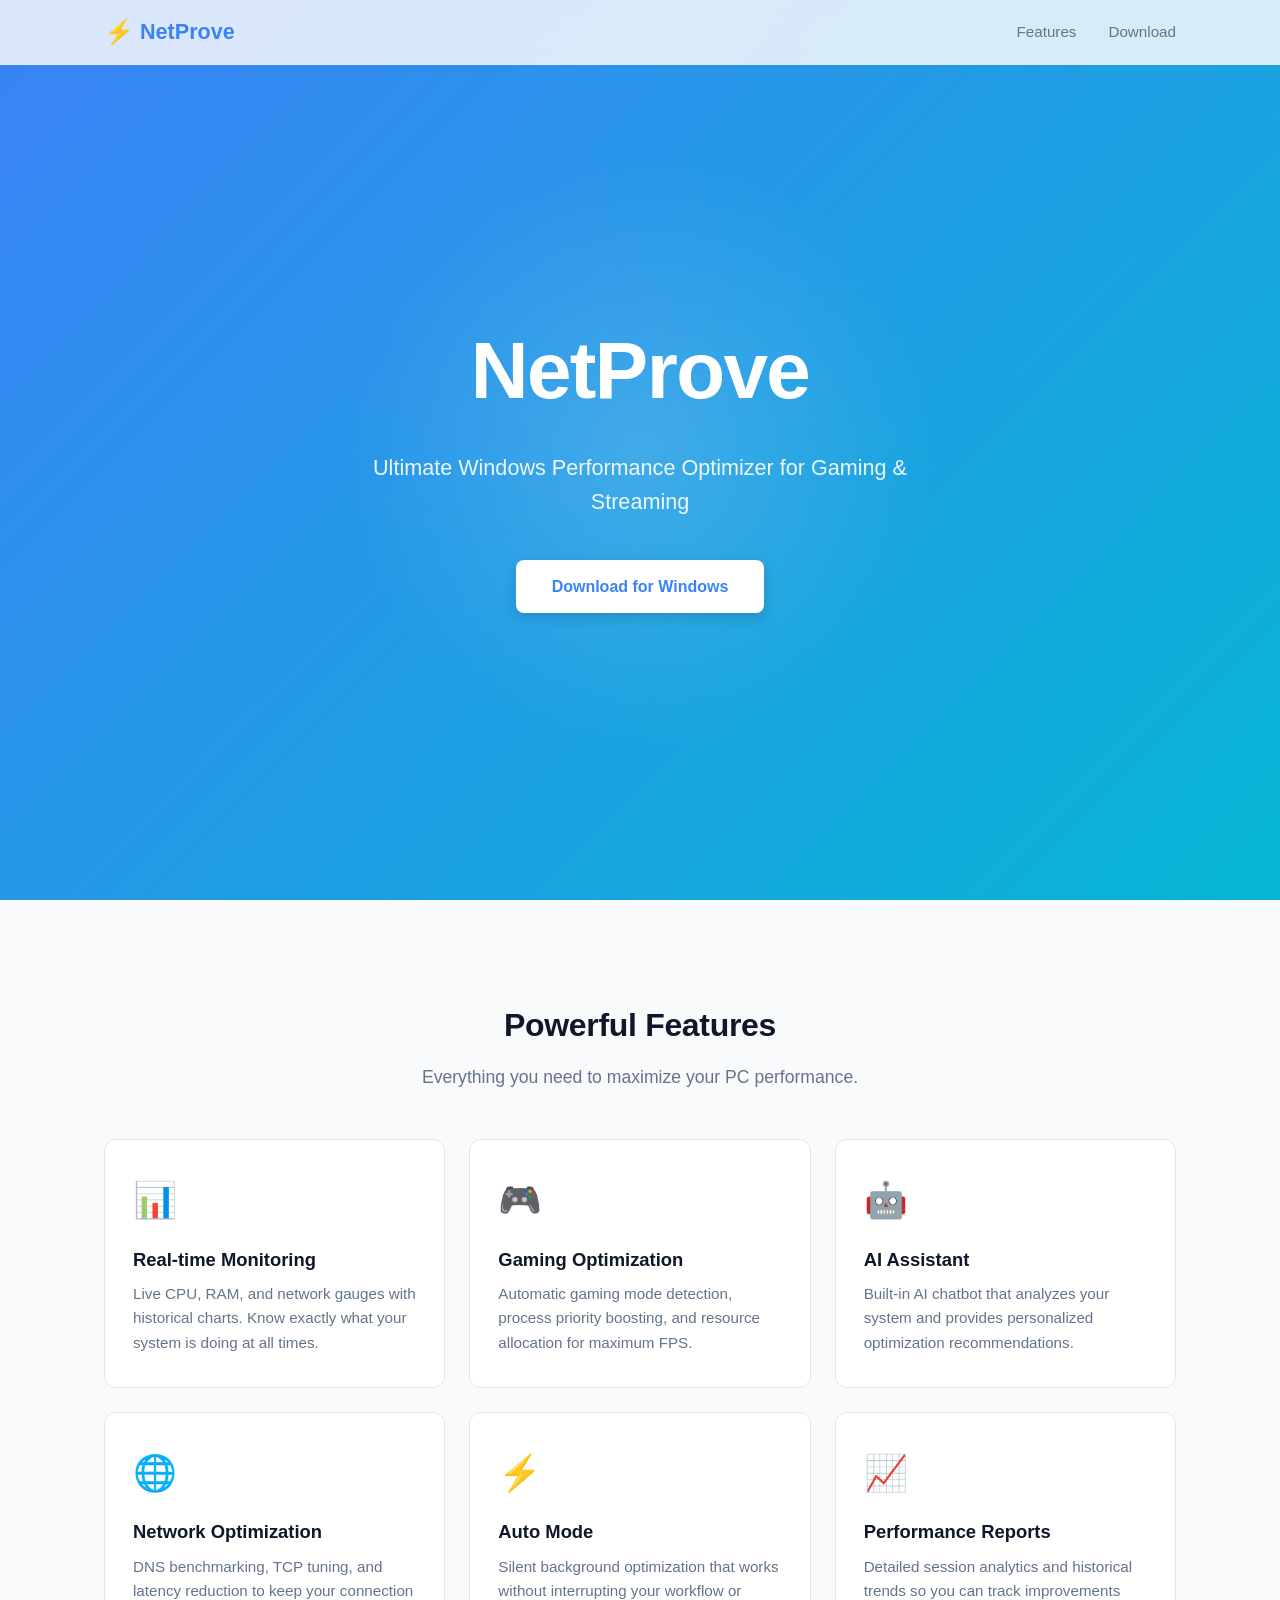
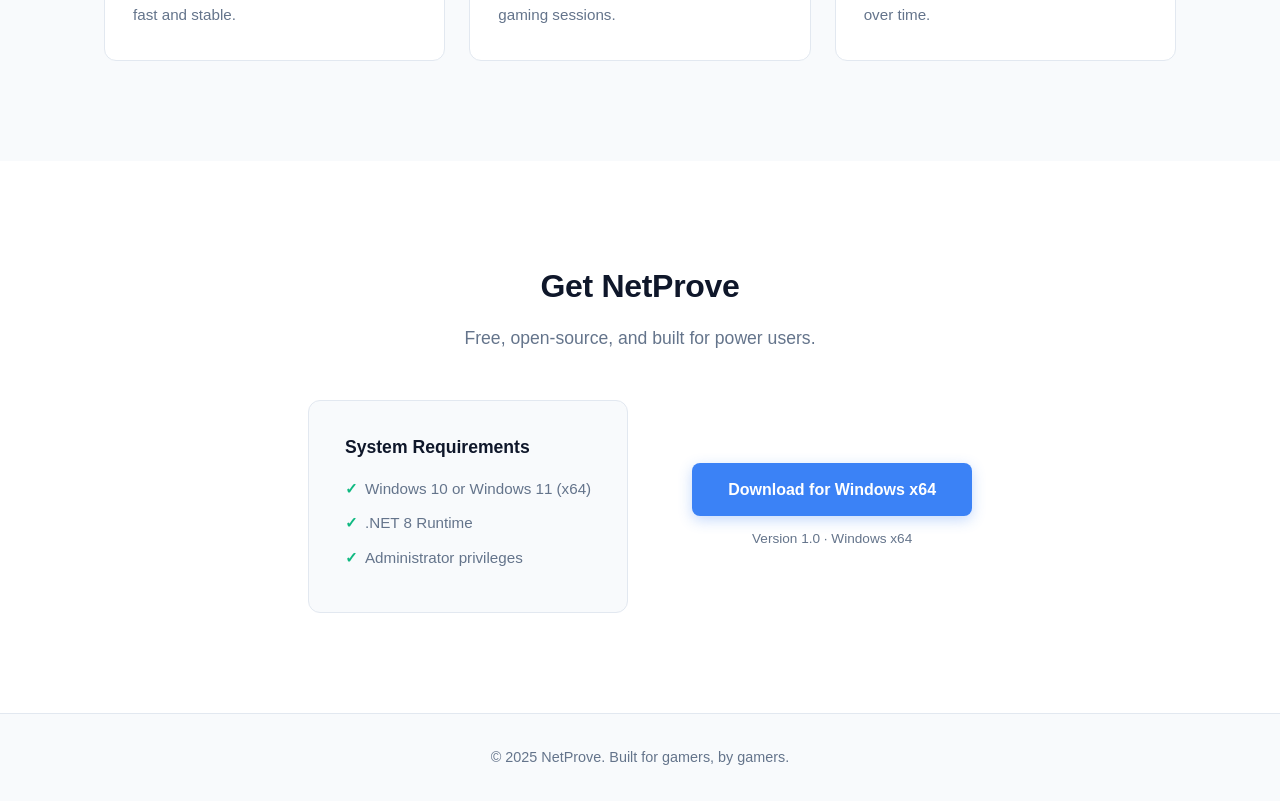
<file: Website/index.html>
<!DOCTYPE html>
<html lang="en">
<head>
  <meta charset="UTF-8">
  <meta name="viewport" content="width=device-width, initial-scale=1.0">
  <title>NetProve - Ultimate Windows Performance Optimizer</title>
  <meta name="description" content="NetProve is a free, open-source Windows desktop optimizer for gaming and streaming. Real-time monitoring, AI assistant, network tuning, and more.">
  <meta name="keywords" content="Windows optimizer, gaming performance, network optimizer, PC optimization, FPS boost, lag fix">
  <meta property="og:title" content="NetProve - Ultimate Windows Performance Optimizer">
  <meta property="og:description" content="Free, open-source Windows desktop optimizer for gaming and streaming. Real-time monitoring, AI assistant, and network tuning.">
  <meta property="og:type" content="website">
  <meta name="theme-color" content="#3B82F6">
  <link rel="stylesheet" href="style.css">
</head>
<body>

  <!-- Navbar -->
  <nav class="navbar" id="navbar">
    <div class="nav-container">
      <a href="#" class="nav-logo">
        <span class="logo-icon">&#9889;</span> NetProve
      </a>
      <button class="hamburger" id="hamburger" aria-label="Toggle menu">
        <span></span>
        <span></span>
        <span></span>
      </button>
      <ul class="nav-links" id="nav-links">
        <li><a href="#features">Features</a></li>
        <li><a href="#download">Download</a></li>
      </ul>
    </div>
  </nav>

  <!-- Hero -->
  <section class="hero" id="hero">
    <div class="hero-content">
      <h1 class="hero-title">NetProve</h1>
      <p class="hero-tagline">Ultimate Windows Performance Optimizer for Gaming &amp; Streaming</p>
      <a href="#download" class="btn btn-hero">Download for Windows</a>
    </div>
    <div class="hero-glow"></div>
  </section>

  <!-- Features -->
  <section class="features" id="features">
    <div class="container">
      <h2 class="section-title fade-in">Powerful Features</h2>
      <p class="section-subtitle fade-in">Everything you need to maximize your PC performance.</p>
      <div class="features-grid">

        <div class="feature-card fade-in">
          <div class="feature-icon">&#128202;</div>
          <h3>Real-time Monitoring</h3>
          <p>Live CPU, RAM, and network gauges with historical charts. Know exactly what your system is doing at all times.</p>
        </div>

        <div class="feature-card fade-in">
          <div class="feature-icon">&#127918;</div>
          <h3>Gaming Optimization</h3>
          <p>Automatic gaming mode detection, process priority boosting, and resource allocation for maximum FPS.</p>
        </div>

        <div class="feature-card fade-in">
          <div class="feature-icon">&#129302;</div>
          <h3>AI Assistant</h3>
          <p>Built-in AI chatbot that analyzes your system and provides personalized optimization recommendations.</p>
        </div>

        <div class="feature-card fade-in">
          <div class="feature-icon">&#127760;</div>
          <h3>Network Optimization</h3>
          <p>DNS benchmarking, TCP tuning, and latency reduction to keep your connection fast and stable.</p>
        </div>

        <div class="feature-card fade-in">
          <div class="feature-icon">&#9889;</div>
          <h3>Auto Mode</h3>
          <p>Silent background optimization that works without interrupting your workflow or gaming sessions.</p>
        </div>

        <div class="feature-card fade-in">
          <div class="feature-icon">&#128200;</div>
          <h3>Performance Reports</h3>
          <p>Detailed session analytics and historical trends so you can track improvements over time.</p>
        </div>

      </div>
    </div>
  </section>

  <!-- Download -->
  <section class="download" id="download">
    <div class="container">
      <h2 class="section-title fade-in">Get NetProve</h2>
      <p class="section-subtitle fade-in">Free, open-source, and built for power users.</p>
      <div class="download-content fade-in">
        <div class="system-requirements">
          <h3>System Requirements</h3>
          <ul>
            <li>Windows 10 or Windows 11 (x64)</li>
            <li>.NET 8 Runtime</li>
            <li>Administrator privileges</li>
          </ul>
        </div>
        <div class="download-action">
          <a href="#" class="btn btn-download">Download for Windows x64</a>
          <p class="download-note">Version 1.0 &middot; Windows x64</p>
        </div>
      </div>
    </div>
  </section>

  <!-- Footer -->
  <footer class="footer">
    <div class="container">
      <p>&copy; 2025 NetProve. Built for gamers, by gamers.</p>
    </div>
  </footer>

  <script src="script.js"></script>
</body>
</html>
</file>
<file: docs/style.css>
/* ===== Custom Properties ===== */
:root {
  --accent: #2196F3;
  --accent-dark: #1565C0;
  --accent-light: #BBDEFB;
  --cyan: #00BCD4;
  --green: #4CAF50;
  --purple: #7C3AED;
  --orange: #F59E0B;
  --red: #EF4444;
  --teal: #14B8A6;
  --pink: #EC4899;
  --yellow: #EAB308;
  --bg: #0B1120;
  --bg-card: #111827;
  --bg-card-hover: #1A2332;
  --text: #F1F5F9;
  --text-sub: #94A3B8;
  --text-muted: #475569;
  --border: #1E293B;
  --border-light: #334155;
  --shadow: 0 1px 3px rgba(0,0,0,0.3);
  --shadow-lg: 0 10px 40px rgba(0,0,0,0.4);
  --shadow-glow: 0 0 30px rgba(33,150,243,0.15);
  --radius: 16px;
  --radius-sm: 10px;
  --font: 'Inter', -apple-system, BlinkMacSystemFont, "Segoe UI", Roboto, sans-serif;
}

/* ===== Reset & Base ===== */
*, *::before, *::after { margin:0; padding:0; box-sizing:border-box; }
html { scroll-behavior: smooth; }
body {
  font-family: var(--font);
  color: var(--text);
  background: var(--bg);
  line-height: 1.6;
  -webkit-font-smoothing: antialiased;
}
a { text-decoration: none; color: inherit; }
ul { list-style: none; }
.container { max-width: 1140px; margin: 0 auto; padding: 0 24px; }

/* ===== Navbar ===== */
.navbar {
  position: fixed; top:0; left:0; right:0; z-index:1000;
  background: rgba(11,17,32,0.8);
  backdrop-filter: blur(20px);
  border-bottom: 1px solid var(--border);
  transition: box-shadow 0.3s, background 0.3s;
}
.navbar.scrolled {
  background: rgba(11,17,32,0.95);
  box-shadow: 0 4px 20px rgba(0,0,0,0.3);
}
.nav-container {
  max-width: 1140px; margin: 0 auto; padding: 0 24px;
  display: flex; align-items: center; justify-content: space-between; height: 68px;
}
.nav-logo {
  font-size: 1.3rem; font-weight: 700; color: var(--text);
  display: flex; align-items: center; gap: 10px;
}
.logo-badge {
  width: 36px; height: 36px; border-radius: 10px;
  background: linear-gradient(135deg, #2196F3 0%, #00BCD4 50%, #4CAF50 100%);
  display: flex; align-items: center; justify-content: center;
  font-size: 0.75rem; font-weight: 800; color: #fff;
  letter-spacing: -1px; text-transform: lowercase;
  box-shadow: 0 2px 8px rgba(33,150,243,0.3);
}
.nav-links { display: flex; align-items: center; gap: 28px; }
.nav-links a {
  font-size: 0.9rem; font-weight: 500; color: var(--text-sub);
  transition: color 0.2s;
}
.nav-links a:hover { color: var(--text); }
.nav-cta {
  background: var(--accent) !important; color: #fff !important;
  padding: 8px 20px; border-radius: 8px;
  transition: background 0.2s, transform 0.2s !important;
}
.nav-cta:hover { background: var(--accent-dark) !important; transform: translateY(-1px); }

/* Hamburger */
.hamburger {
  display: none; flex-direction: column; gap: 5px;
  background: none; border: none; cursor: pointer; padding: 4px;
}
.hamburger span {
  display: block; width: 22px; height: 2px;
  background: var(--text); border-radius: 2px;
  transition: transform 0.3s, opacity 0.3s;
}
.hamburger.active span:nth-child(1) { transform: translateY(7px) rotate(45deg); }
.hamburger.active span:nth-child(2) { opacity: 0; }
.hamburger.active span:nth-child(3) { transform: translateY(-7px) rotate(-45deg); }

/* ===== Hero ===== */
.hero {
  position: relative; min-height: 100vh;
  display: flex; align-items: center; justify-content: center;
  text-align: center; overflow: hidden;
  padding: 120px 24px 80px;
  background: var(--bg);
}
.hero-bg { position: absolute; inset: 0; overflow: hidden; }
.hero-orb { position: absolute; border-radius: 50%; filter: blur(80px); opacity: 0.4; }
.hero-orb-1 {
  width: 500px; height: 500px; top: -100px; left: -100px;
  background: radial-gradient(circle, #2196F3 0%, transparent 70%);
  animation: float1 8s ease-in-out infinite;
}
.hero-orb-2 {
  width: 400px; height: 400px; bottom: -50px; right: -50px;
  background: radial-gradient(circle, #00BCD4 0%, transparent 70%);
  animation: float2 10s ease-in-out infinite;
}
.hero-orb-3 {
  width: 300px; height: 300px; top: 40%; left: 60%;
  background: radial-gradient(circle, #7C3AED 0%, transparent 70%);
  animation: float3 12s ease-in-out infinite;
}
.hero-grid {
  position: absolute; inset: 0;
  background-image:
    linear-gradient(rgba(33,150,243,0.03) 1px, transparent 1px),
    linear-gradient(90deg, rgba(33,150,243,0.03) 1px, transparent 1px);
  background-size: 60px 60px;
}
@keyframes float1 { 0%,100% { transform: translate(0,0); } 50% { transform: translate(30px,40px); } }
@keyframes float2 { 0%,100% { transform: translate(0,0); } 50% { transform: translate(-20px,-30px); } }
@keyframes float3 { 0%,100% { transform: translate(0,0); } 50% { transform: translate(-40px,20px); } }

.hero-content { position: relative; z-index: 2; max-width: 760px; }
.hero-badge {
  display: inline-block; padding: 6px 16px;
  background: rgba(33,150,243,0.1); border: 1px solid rgba(33,150,243,0.2);
  border-radius: 50px; font-size: 0.8rem; font-weight: 600;
  color: var(--accent); margin-bottom: 24px; letter-spacing: 0.5px;
}
.hero-title {
  font-size: clamp(2.5rem, 6vw, 4rem); font-weight: 800;
  color: #fff; letter-spacing: -0.03em;
  line-height: 1.1; margin-bottom: 20px;
}
.gradient-text {
  background: linear-gradient(135deg, #2196F3, #00BCD4, #4CAF50);
  -webkit-background-clip: text; -webkit-text-fill-color: transparent;
  background-clip: text;
}
.hero-tagline {
  font-size: clamp(0.95rem, 2vw, 1.1rem); color: var(--text-sub);
  max-width: 600px; margin: 0 auto 36px; line-height: 1.8;
}
.hero-actions { display: flex; gap: 14px; justify-content: center; flex-wrap: wrap; margin-bottom: 48px; }
.hero-stats {
  display: flex; align-items: center; justify-content: center;
  gap: 28px; flex-wrap: wrap;
}
.stat { text-align: center; }
.stat-value { display: block; font-size: 1.4rem; font-weight: 800; color: #fff; }
.stat-label { font-size: 0.75rem; color: var(--text-sub); }
.stat-divider { width: 1px; height: 36px; background: var(--border-light); }

/* ===== Buttons ===== */
.btn {
  display: inline-flex; align-items: center; gap: 8px;
  padding: 12px 28px; font-size: 0.95rem; font-weight: 600;
  border-radius: 10px; border: none; cursor: pointer;
  transition: transform 0.2s, box-shadow 0.2s, background 0.2s;
  font-family: var(--font); text-decoration: none;
}
.btn:hover { transform: translateY(-2px); }
.btn-lg { padding: 14px 32px; font-size: 1rem; }
.btn-primary {
  background: linear-gradient(135deg, #2196F3, #1976D2);
  color: #fff; box-shadow: 0 4px 16px rgba(33,150,243,0.3);
}
.btn-primary:hover { box-shadow: 0 6px 24px rgba(33,150,243,0.4); }
.btn-ghost {
  background: rgba(255,255,255,0.05); color: var(--text-sub);
  border: 1px solid var(--border-light);
}
.btn-ghost:hover { background: rgba(255,255,255,0.1); color: #fff; }
.btn-secondary {
  background: var(--bg-card); color: var(--text-muted);
  border: 1px solid var(--border);
}
.btn-block { display: flex; width: 100%; justify-content: center; }

/* ===== Section ===== */
.section-header { text-align: center; margin-bottom: 56px; }
.section-badge {
  display: inline-block; padding: 5px 14px;
  background: rgba(33,150,243,0.1); border: 1px solid rgba(33,150,243,0.15);
  border-radius: 50px; font-size: 0.75rem; font-weight: 600;
  color: var(--accent); text-transform: uppercase; letter-spacing: 1px;
  margin-bottom: 16px;
}
.section-title {
  font-size: clamp(1.8rem, 4vw, 2.4rem); font-weight: 800;
  letter-spacing: -0.02em; margin-bottom: 12px;
}
.section-subtitle { color: var(--text-sub); font-size: 1.05rem; max-width: 600px; margin: 0 auto; }

/* ===== Features Grid ===== */
.features { padding: 100px 0; background: var(--bg); }
.features-grid { display: grid; grid-template-columns: repeat(3, 1fr); gap: 20px; }
.feature-card {
  background: var(--bg-card); border: 1px solid var(--border);
  border-radius: var(--radius); padding: 32px 28px;
  transition: transform 0.3s, box-shadow 0.3s, border-color 0.3s;
}
.feature-card:hover {
  transform: translateY(-4px);
  box-shadow: var(--shadow-glow);
  border-color: rgba(33,150,243,0.2);
}
.feature-icon-wrapper {
  width: 52px; height: 52px; border-radius: 12px;
  display: flex; align-items: center; justify-content: center;
  margin-bottom: 20px;
}
.feature-icon-wrapper.blue { background: rgba(33,150,243,0.1); color: #2196F3; }
.feature-icon-wrapper.green { background: rgba(16,185,129,0.1); color: #10B981; }
.feature-icon-wrapper.purple { background: rgba(124,58,237,0.1); color: #7C3AED; }
.feature-icon-wrapper.cyan { background: rgba(0,188,212,0.1); color: #00BCD4; }
.feature-icon-wrapper.orange { background: rgba(245,158,11,0.1); color: #F59E0B; }
.feature-icon-wrapper.red { background: rgba(239,68,68,0.1); color: #EF4444; }
.feature-icon-wrapper.teal { background: rgba(20,184,166,0.1); color: #14B8A6; }
.feature-icon-wrapper.pink { background: rgba(236,72,153,0.1); color: #EC4899; }
.feature-icon-wrapper.yellow { background: rgba(234,179,8,0.1); color: #EAB308; }
.feature-card h3 { font-size: 1.1rem; font-weight: 700; margin-bottom: 8px; }
.feature-card p { color: var(--text-sub); font-size: 0.88rem; line-height: 1.7; }

/* ===== Detail Blocks ===== */
.details { padding: 100px 0; background: var(--bg-card); }
.detail-block {
  margin-bottom: 48px;
  background: rgba(255,255,255,0.02);
  border: 1px solid var(--border);
  border-radius: var(--radius);
  padding: 40px 36px;
  transition: border-color 0.3s;
}
.detail-block:last-child { margin-bottom: 0; }
.detail-block:hover { border-color: rgba(33,150,243,0.2); }
.detail-content {
  display: flex; gap: 32px; align-items: flex-start;
}
.detail-content.reverse { flex-direction: row-reverse; }
.detail-icon {
  flex-shrink: 0; width: 64px; height: 64px; border-radius: 16px;
  display: flex; align-items: center; justify-content: center;
}
.detail-icon.blue { background: rgba(33,150,243,0.1); color: #2196F3; }
.detail-icon.cyan { background: rgba(0,188,212,0.1); color: #00BCD4; }
.detail-icon.green { background: rgba(16,185,129,0.1); color: #10B981; }
.detail-icon.purple { background: rgba(124,58,237,0.1); color: #7C3AED; }
.detail-content h3 {
  font-size: 1.25rem; font-weight: 700; margin-bottom: 10px;
}
.detail-content > div > p {
  color: var(--text-sub); font-size: 0.95rem; line-height: 1.7; margin-bottom: 16px;
}
.detail-list {
  list-style: none; padding: 0;
}
.detail-list li {
  padding: 8px 0; color: var(--text-sub); font-size: 0.9rem; line-height: 1.6;
  border-bottom: 1px solid rgba(255,255,255,0.03);
}
.detail-list li:last-child { border-bottom: none; }
.detail-list li strong { color: var(--text); font-weight: 600; }

/* ===== How It Works ===== */
.how-it-works { padding: 100px 0; background: var(--bg); }
.steps { max-width: 640px; margin: 0 auto; }
.step {
  display: flex; gap: 24px; align-items: flex-start;
  padding: 28px; border-radius: var(--radius);
  background: rgba(255,255,255,0.02); border: 1px solid var(--border);
  transition: border-color 0.3s;
}
.step:hover { border-color: rgba(33,150,243,0.3); }
.step-number {
  flex-shrink: 0; width: 48px; height: 48px; border-radius: 12px;
  background: linear-gradient(135deg, #2196F3, #4CAF50);
  display: flex; align-items: center; justify-content: center;
  font-size: 1.2rem; font-weight: 800; color: #fff;
}
.step-content h3 { font-size: 1.05rem; font-weight: 700; margin-bottom: 6px; }
.step-content p { color: var(--text-sub); font-size: 0.9rem; line-height: 1.7; }
.step-connector {
  width: 2px; height: 32px; margin: 0 auto;
  background: linear-gradient(to bottom, var(--border-light), transparent);
}

/* ===== Screenshots ===== */
.screenshots { padding: 100px 0; background: var(--bg-card); }
.screenshot-showcase { max-width: 800px; margin: 0 auto; }
.screenshot-card {
  background: var(--bg-card); border: 1px solid var(--border);
  border-radius: var(--radius); overflow: hidden;
  box-shadow: var(--shadow-lg);
}
.screenshot-placeholder { padding: 32px; }
.mock-dashboard {
  display: flex; gap: 16px; height: 280px;
  background: #0F172A; border-radius: 12px; overflow: hidden;
}
.mock-sidebar {
  width: 56px; background: #1E293B; padding: 16px 8px;
  display: flex; flex-direction: column; gap: 10px; align-items: center;
}
.mock-nav-item {
  width: 36px; height: 36px; border-radius: 8px;
  background: #334155; transition: background 0.3s;
}
.mock-nav-item.active { background: linear-gradient(135deg, #2196F3, #4CAF50); }
.mock-content { flex: 1; padding: 20px; display: flex; flex-direction: column; gap: 16px; }
.mock-gauges { display: flex; gap: 12px; }
.mock-gauge {
  flex: 1; aspect-ratio: 1; border-radius: 12px;
  display: flex; align-items: center; justify-content: center;
  font-size: 0.7rem; font-weight: 700; color: rgba(255,255,255,0.7);
}
.mock-gauge.blue { background: rgba(33,150,243,0.15); border: 1px solid rgba(33,150,243,0.2); }
.mock-gauge.green { background: rgba(16,185,129,0.15); border: 1px solid rgba(16,185,129,0.2); }
.mock-gauge.cyan { background: rgba(0,188,212,0.15); border: 1px solid rgba(0,188,212,0.2); }
.mock-gauge.purple { background: rgba(124,58,237,0.15); border: 1px solid rgba(124,58,237,0.2); }
.mock-chart {
  flex: 1; border-radius: 12px;
  background: linear-gradient(to right, rgba(33,150,243,0.05), rgba(0,188,212,0.1));
  border: 1px solid var(--border);
  position: relative; overflow: hidden;
}
.mock-chart::after {
  content: '';
  position: absolute; bottom: 0; left: 0; right: 0; height: 60%;
  background: linear-gradient(to top,
    rgba(33,150,243,0.15) 0%,
    rgba(33,150,243,0.05) 40%,
    transparent 100%
  );
  clip-path: polygon(0 80%, 5% 65%, 10% 60%, 15% 70%, 20% 55%, 25% 60%, 30% 40%, 35% 50%, 40% 45%, 45% 55%, 50% 30%, 55% 40%, 60% 45%, 65% 35%, 70% 20%, 75% 30%, 80% 35%, 85% 25%, 90% 15%, 95% 20%, 100% 25%, 100% 100%, 0 100%);
}
.screenshot-caption {
  padding: 16px 24px; text-align: center;
  font-size: 0.85rem; color: var(--text-sub);
  border-top: 1px solid var(--border);
}

/* Screenshot feature highlights */
.screenshot-features {
  display: grid; grid-template-columns: repeat(4, 1fr); gap: 16px;
  max-width: 800px; margin: 32px auto 0;
}
.sf-item {
  display: flex; gap: 12px; align-items: center;
  background: rgba(255,255,255,0.02);
  border: 1px solid var(--border);
  border-radius: var(--radius-sm);
  padding: 16px;
}
.sf-icon { font-size: 1.5rem; flex-shrink: 0; }
.sf-item strong { font-size: 0.8rem; font-weight: 600; display: block; }
.sf-item p { font-size: 0.72rem; color: var(--text-muted); margin: 2px 0 0; }

/* ===== System Requirements ===== */
.sysreq { padding: 80px 0; background: var(--bg); }
.req-grid {
  display: grid; grid-template-columns: repeat(3, 1fr); gap: 16px;
  max-width: 700px; margin: 0 auto;
}
.req-card {
  background: var(--bg-card); border: 1px solid var(--border);
  border-radius: var(--radius-sm); padding: 20px;
  text-align: center;
}
.req-card h4 { font-size: 0.8rem; font-weight: 600; color: var(--accent); margin-bottom: 6px; text-transform: uppercase; letter-spacing: 0.5px; }
.req-card p { font-size: 0.88rem; color: var(--text-sub); }

/* ===== Download ===== */
.download { padding: 100px 0; background: var(--bg-card); }
.download-cards {
  display: grid; grid-template-columns: 1fr 1fr;
  gap: 24px; max-width: 800px; margin: 0 auto;
}
.download-card {
  border-radius: var(--radius); overflow: hidden;
  border: 1px solid var(--border);
  transition: border-color 0.3s, box-shadow 0.3s;
}
.download-card.primary {
  border-color: rgba(33,150,243,0.3);
  box-shadow: 0 0 30px rgba(33,150,243,0.08);
}
.download-card.primary:hover {
  border-color: rgba(33,150,243,0.5);
  box-shadow: 0 0 40px rgba(33,150,243,0.15);
}
.download-card-header {
  padding: 28px 24px; text-align: center;
  background: rgba(255,255,255,0.02);
  border-bottom: 1px solid var(--border);
}
.download-card-header svg { margin-bottom: 12px; color: var(--text-sub); }
.download-card.primary .download-card-header svg { color: var(--accent); }
.download-card-header h3 { font-size: 1.2rem; font-weight: 700; margin-bottom: 4px; }
.download-version { font-size: 0.8rem; color: var(--text-muted); }
.download-card-body { padding: 24px; }
.download-specs { margin-bottom: 20px; }
.download-specs li {
  display: flex; align-items: center; gap: 10px;
  font-size: 0.85rem; color: var(--text-sub); padding: 5px 0;
}
.download-specs.muted li { color: var(--text-muted); }
.download-note {
  text-align: center; margin-top: 32px;
  font-size: 0.85rem; color: var(--text-muted);
}

/* ===== FAQ ===== */
.faq { padding: 100px 0; background: var(--bg); }
.faq-list { max-width: 700px; margin: 0 auto; }
.faq-item {
  border: 1px solid var(--border); border-radius: var(--radius-sm);
  margin-bottom: 12px; overflow: hidden;
  transition: border-color 0.3s;
}
.faq-item:hover { border-color: var(--border-light); }
.faq-item[open] { border-color: rgba(33,150,243,0.2); }
.faq-item summary {
  padding: 18px 24px; font-weight: 600; font-size: 0.95rem;
  cursor: pointer; list-style: none;
  display: flex; align-items: center; justify-content: space-between;
  transition: background 0.2s;
}
.faq-item summary:hover { background: rgba(255,255,255,0.02); }
.faq-item summary::-webkit-details-marker { display: none; }
.faq-item summary::after {
  content: '+'; font-size: 1.3rem; color: var(--text-muted);
  transition: transform 0.3s;
}
.faq-item[open] summary::after { content: '\2212'; }
.faq-item p {
  padding: 0 24px 18px; color: var(--text-sub);
  font-size: 0.9rem; line-height: 1.7;
}

/* ===== Yorumlar (Cusdis) ===== */
.comments {
  padding: 80px 0 100px;
  background: var(--bg);
}
.comments .section-desc {
  max-width: 560px; margin: 14px auto 0;
  color: var(--text-muted); font-size: 0.95rem; line-height: 1.65;
}
.comments-box {
  max-width: 760px; margin: 0 auto;
  /* Ayrı bir kart gibi durmasın - sayfayla aynı akışta olsun */
}
#cusdis_thread {
  width: 100%;
  min-height: 650px;
  overflow: hidden;
}
#cusdis_thread iframe {
  width: 100%;
  min-width: 100%;
  border: 0;
  color-scheme: dark;
  display: block;
}

/* ===== Footer ===== */
.footer {
  padding: 48px 0 32px;
  background: var(--bg-card);
  border-top: 1px solid var(--border);
}
.footer-content {
  display: flex; align-items: flex-start; justify-content: space-between;
  flex-wrap: wrap; gap: 32px; margin-bottom: 32px;
}
.footer-brand p { color: var(--text-muted); font-size: 0.85rem; margin-top: 12px; max-width: 320px; }
.footer-links { display: flex; gap: 24px; flex-wrap: wrap; }
.footer-links a { font-size: 0.9rem; color: var(--text-sub); transition: color 0.2s; }
.footer-links a:hover { color: var(--text); }
.footer-bottom {
  border-top: 1px solid var(--border); padding-top: 24px;
  text-align: center;
}
.footer-bottom p { font-size: 0.8rem; color: var(--text-muted); }

/* ===== Animations ===== */
.fade-in {
  opacity: 0; transform: translateY(24px);
  transition: opacity 0.7s ease-out, transform 0.7s ease-out;
}
.fade-in.visible { opacity: 1; transform: translateY(0); }

/* ===== Responsive ===== */
@media (max-width: 1024px) {
  .features-grid { grid-template-columns: repeat(2, 1fr); }
  .screenshot-features { grid-template-columns: repeat(2, 1fr); }
  .req-grid { grid-template-columns: repeat(2, 1fr); }
}

@media (max-width: 768px) {
  .hamburger { display: flex; }
  .nav-links {
    position: fixed; top: 68px; left: 0; right: 0;
    background: rgba(11,17,32,0.97);
    backdrop-filter: blur(20px);
    flex-direction: column; gap: 0;
    padding: 8px 0; border-bottom: 1px solid var(--border);
    transform: translateY(-120%); opacity: 0;
    pointer-events: none; transition: transform 0.3s, opacity 0.3s;
  }
  .nav-links.open { transform: translateY(0); opacity: 1; pointer-events: all; }
  .nav-links li { width: 100%; }
  .nav-links a { display: block; padding: 14px 24px; }
  .nav-cta { margin: 8px 24px !important; text-align: center; }
  .features-grid { grid-template-columns: 1fr; }
  .download-cards { grid-template-columns: 1fr; }
  .hero { min-height: 90vh; padding: 100px 20px 60px; }
  .hero-stats { gap: 16px; }
  .hero-actions { flex-direction: column; align-items: center; }
  .footer-content { flex-direction: column; align-items: center; text-align: center; }
  .footer-brand p { margin: 12px auto 0; }
  .detail-content, .detail-content.reverse { flex-direction: column; }
  .detail-block { padding: 28px 20px; }
  .screenshot-features { grid-template-columns: repeat(2, 1fr); }
  .req-grid { grid-template-columns: 1fr 1fr; }
  .step { flex-direction: column; align-items: center; text-align: center; }
}

@media (max-width: 480px) {
  .screenshot-features { grid-template-columns: 1fr; }
  .req-grid { grid-template-columns: 1fr; }
  .hero-stats { flex-direction: column; gap: 12px; }
  .stat-divider { width: 36px; height: 1px; }
}
</file>
<file: Website/style.css>
/* ===== Custom Properties ===== */
:root {
  --accent: #3B82F6;
  --accent-dark: #2563EB;
  --cyan: #06B6D4;
  --bg: #F8FAFC;
  --bg-card: #FFFFFF;
  --text: #0F172A;
  --text-sub: #64748B;
  --border: #E2E8F0;
  --shadow: 0 1px 3px rgba(0, 0, 0, 0.06), 0 1px 2px rgba(0, 0, 0, 0.04);
  --shadow-lg: 0 10px 30px rgba(0, 0, 0, 0.08);
  --radius: 12px;
  --font: -apple-system, BlinkMacSystemFont, "Segoe UI", Roboto, "Helvetica Neue", Arial, sans-serif;
}

/* ===== Reset & Base ===== */
*,
*::before,
*::after {
  margin: 0;
  padding: 0;
  box-sizing: border-box;
}

html {
  scroll-behavior: smooth;
}

body {
  font-family: var(--font);
  color: var(--text);
  background: var(--bg);
  line-height: 1.6;
  -webkit-font-smoothing: antialiased;
}

a {
  text-decoration: none;
  color: inherit;
}

ul {
  list-style: none;
}

.container {
  max-width: 1120px;
  margin: 0 auto;
  padding: 0 24px;
}

/* ===== Navbar ===== */
.navbar {
  position: fixed;
  top: 0;
  left: 0;
  right: 0;
  z-index: 1000;
  background: rgba(248, 250, 252, 0.85);
  backdrop-filter: blur(12px);
  border-bottom: 1px solid var(--border);
  transition: box-shadow 0.3s;
}

.navbar.scrolled {
  box-shadow: var(--shadow);
}

.nav-container {
  max-width: 1120px;
  margin: 0 auto;
  padding: 0 24px;
  display: flex;
  align-items: center;
  justify-content: space-between;
  height: 64px;
}

.nav-logo {
  font-size: 1.35rem;
  font-weight: 700;
  color: var(--accent);
  display: flex;
  align-items: center;
  gap: 6px;
}

.logo-icon {
  font-size: 1.5rem;
}

.nav-links {
  display: flex;
  align-items: center;
  gap: 32px;
}

.nav-links a {
  font-size: 0.95rem;
  font-weight: 500;
  color: var(--text-sub);
  transition: color 0.2s;
}

.nav-links a:hover {
  color: var(--accent);
}

/* Hamburger */
.hamburger {
  display: none;
  flex-direction: column;
  gap: 5px;
  background: none;
  border: none;
  cursor: pointer;
  padding: 4px;
}

.hamburger span {
  display: block;
  width: 24px;
  height: 2px;
  background: var(--text);
  border-radius: 2px;
  transition: transform 0.3s, opacity 0.3s;
}

.hamburger.active span:nth-child(1) {
  transform: translateY(7px) rotate(45deg);
}

.hamburger.active span:nth-child(2) {
  opacity: 0;
}

.hamburger.active span:nth-child(3) {
  transform: translateY(-7px) rotate(-45deg);
}

/* ===== Hero ===== */
.hero {
  position: relative;
  min-height: 100vh;
  display: flex;
  align-items: center;
  justify-content: center;
  text-align: center;
  background: linear-gradient(135deg, var(--accent) 0%, var(--cyan) 100%);
  overflow: hidden;
  padding: 100px 24px 80px;
}

.hero-content {
  position: relative;
  z-index: 2;
}

.hero-title {
  font-size: clamp(3rem, 8vw, 5rem);
  font-weight: 800;
  color: #FFFFFF;
  letter-spacing: -0.02em;
  margin-bottom: 16px;
  animation: fadeUp 0.8s ease-out;
}

.hero-tagline {
  font-size: clamp(1.1rem, 2.5vw, 1.35rem);
  color: rgba(255, 255, 255, 0.9);
  max-width: 560px;
  margin: 0 auto 40px;
  animation: fadeUp 0.8s ease-out 0.15s both;
}

.hero-glow {
  position: absolute;
  width: 600px;
  height: 600px;
  border-radius: 50%;
  background: radial-gradient(circle, rgba(255, 255, 255, 0.15) 0%, transparent 70%);
  top: 50%;
  left: 50%;
  transform: translate(-50%, -50%);
  animation: pulse 6s ease-in-out infinite;
}

@keyframes fadeUp {
  from {
    opacity: 0;
    transform: translateY(24px);
  }
  to {
    opacity: 1;
    transform: translateY(0);
  }
}

@keyframes pulse {
  0%, 100% {
    transform: translate(-50%, -50%) scale(1);
    opacity: 0.6;
  }
  50% {
    transform: translate(-50%, -50%) scale(1.15);
    opacity: 1;
  }
}

/* ===== Buttons ===== */
.btn {
  display: inline-block;
  padding: 14px 36px;
  font-size: 1rem;
  font-weight: 600;
  border-radius: 8px;
  transition: transform 0.2s, box-shadow 0.2s;
  cursor: pointer;
}

.btn:hover {
  transform: translateY(-2px);
}

.btn-hero {
  background: #FFFFFF;
  color: var(--accent);
  box-shadow: 0 4px 14px rgba(0, 0, 0, 0.15);
  animation: fadeUp 0.8s ease-out 0.3s both;
}

.btn-hero:hover {
  box-shadow: 0 6px 20px rgba(0, 0, 0, 0.2);
}

.btn-download {
  background: var(--accent);
  color: #FFFFFF;
  box-shadow: 0 4px 14px rgba(59, 130, 246, 0.3);
}

.btn-download:hover {
  background: var(--accent-dark);
  box-shadow: 0 6px 20px rgba(59, 130, 246, 0.4);
}

/* ===== Section Titles ===== */
.section-title {
  font-size: 2rem;
  font-weight: 700;
  text-align: center;
  margin-bottom: 12px;
  letter-spacing: -0.01em;
}

.section-subtitle {
  text-align: center;
  color: var(--text-sub);
  font-size: 1.1rem;
  margin-bottom: 48px;
}

/* ===== Features ===== */
.features {
  padding: 100px 0;
  background: var(--bg);
}

.features-grid {
  display: grid;
  grid-template-columns: repeat(3, 1fr);
  gap: 24px;
}

.feature-card {
  background: var(--bg-card);
  border: 1px solid var(--border);
  border-radius: var(--radius);
  padding: 32px 28px;
  transition: transform 0.25s, box-shadow 0.25s;
}

.feature-card:hover {
  transform: translateY(-4px) scale(1.02);
  box-shadow: var(--shadow-lg);
}

.feature-icon {
  font-size: 2.2rem;
  margin-bottom: 16px;
}

.feature-card h3 {
  font-size: 1.15rem;
  font-weight: 600;
  margin-bottom: 8px;
}

.feature-card p {
  color: var(--text-sub);
  font-size: 0.95rem;
  line-height: 1.6;
}

/* ===== Download ===== */
.download {
  padding: 100px 0;
  background: #FFFFFF;
}

.download-content {
  display: flex;
  align-items: center;
  justify-content: center;
  gap: 64px;
  flex-wrap: wrap;
}

.system-requirements {
  background: var(--bg);
  border: 1px solid var(--border);
  border-radius: var(--radius);
  padding: 32px 36px;
}

.system-requirements h3 {
  font-size: 1.1rem;
  font-weight: 600;
  margin-bottom: 16px;
}

.system-requirements ul {
  list-style: none;
}

.system-requirements li {
  position: relative;
  padding-left: 20px;
  margin-bottom: 10px;
  color: var(--text-sub);
  font-size: 0.95rem;
}

.system-requirements li::before {
  content: "\2713";
  position: absolute;
  left: 0;
  color: #10B981;
  font-weight: 700;
}

.download-action {
  text-align: center;
}

.download-note {
  margin-top: 12px;
  font-size: 0.85rem;
  color: var(--text-sub);
}

/* ===== Footer ===== */
.footer {
  padding: 32px 0;
  text-align: center;
  background: var(--bg);
  border-top: 1px solid var(--border);
  color: var(--text-sub);
  font-size: 0.9rem;
}

/* ===== Fade-in Animation ===== */
.fade-in {
  opacity: 0;
  transform: translateY(20px);
  transition: opacity 0.6s ease-out, transform 0.6s ease-out;
}

.fade-in.visible {
  opacity: 1;
  transform: translateY(0);
}

/* ===== Responsive ===== */
@media (max-width: 1024px) {
  .features-grid {
    grid-template-columns: repeat(2, 1fr);
  }
}

@media (max-width: 768px) {
  .hamburger {
    display: flex;
  }

  .nav-links {
    position: fixed;
    top: 64px;
    left: 0;
    right: 0;
    background: rgba(248, 250, 252, 0.97);
    backdrop-filter: blur(12px);
    flex-direction: column;
    gap: 0;
    padding: 8px 0;
    border-bottom: 1px solid var(--border);
    transform: translateY(-100%);
    opacity: 0;
    pointer-events: none;
    transition: transform 0.3s, opacity 0.3s;
  }

  .nav-links.open {
    transform: translateY(0);
    opacity: 1;
    pointer-events: all;
  }

  .nav-links li {
    width: 100%;
  }

  .nav-links a {
    display: block;
    padding: 14px 24px;
  }

  .features-grid {
    grid-template-columns: 1fr;
  }

  .download-content {
    flex-direction: column;
    gap: 32px;
  }

  .hero {
    min-height: 80vh;
  }
}
</file>
